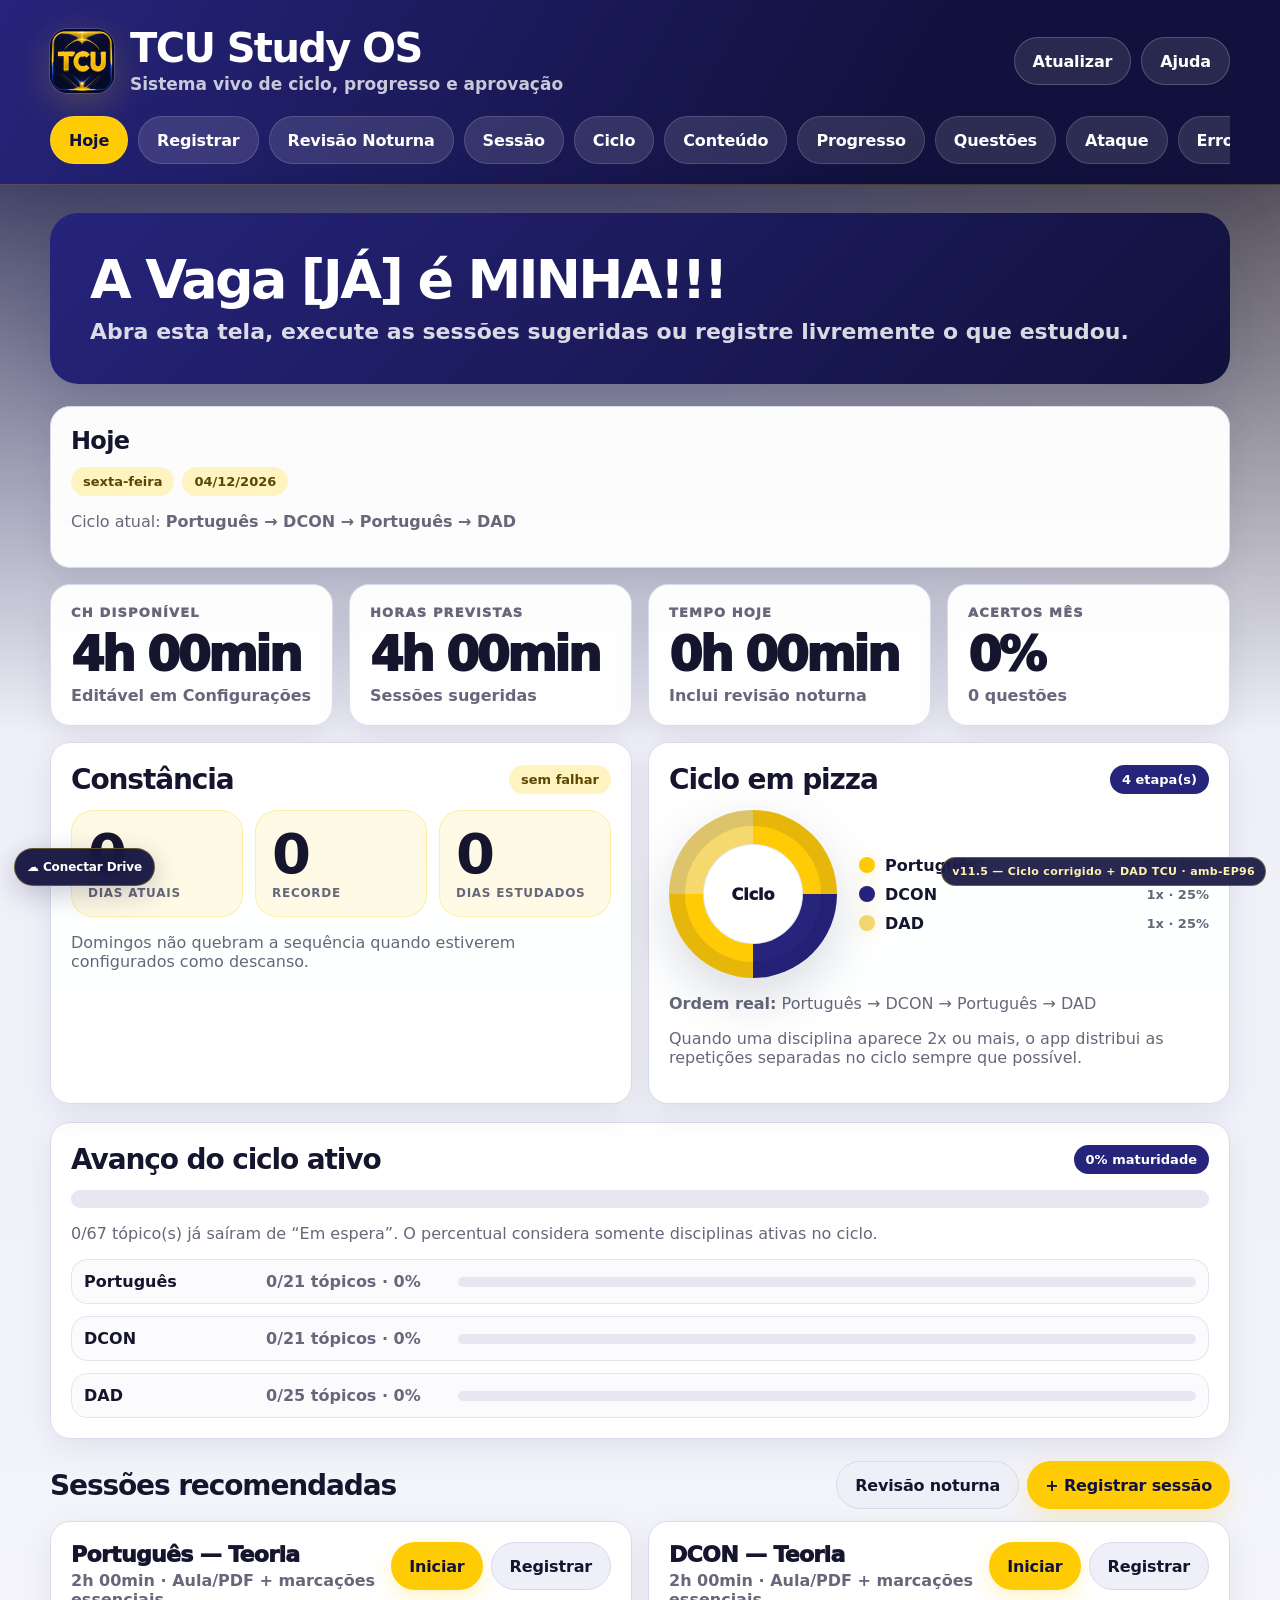
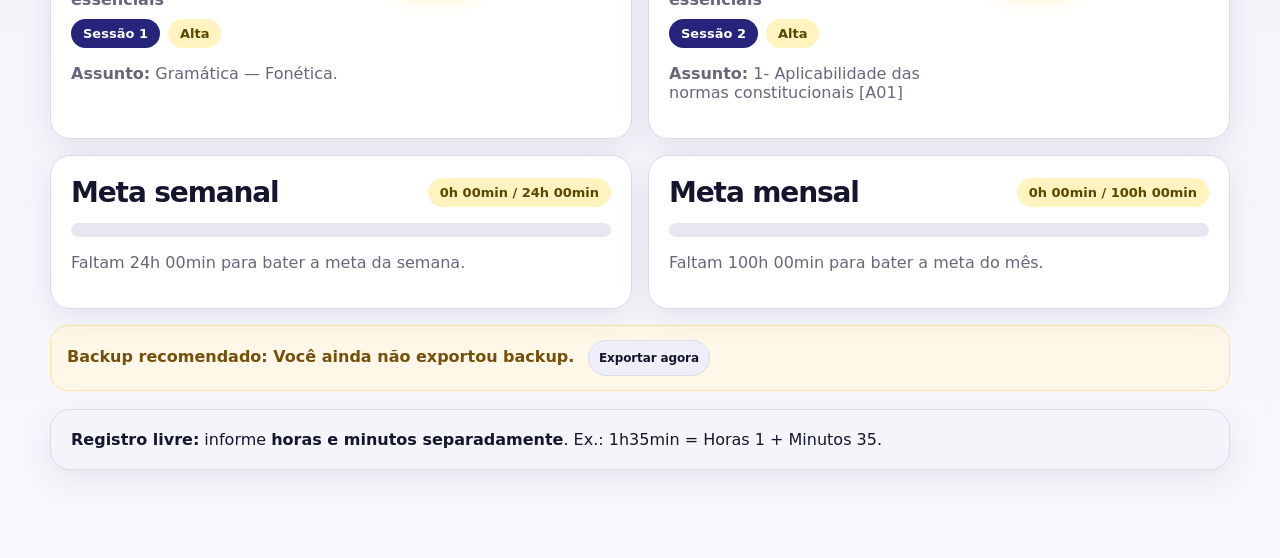
<file: index.html>
<!doctype html>
<html lang="pt-BR">
<head>
  <meta charset="utf-8" />
  <meta name="viewport" content="width=device-width, initial-scale=1, viewport-fit=cover" />
  <meta name="theme-color" content="#26247B" />
  <meta name="apple-mobile-web-app-capable" content="yes" />
  <meta name="apple-mobile-web-app-status-bar-style" content="black-translucent" />
  <meta name="apple-mobile-web-app-title" content="TCU Study OS" />
  <title>TCU Study OS</title>
  <link rel="manifest" href="manifest.webmanifest?v=20261103-original" />
  <link rel="icon" type="image/png" href="assets/icons/tcu-icone-original-exato.png?v=20261103-original" />
  <link rel="apple-touch-icon" href="assets/icons/tcu-icone-original-exato.png?v=20261103-original" />
  <link rel="stylesheet" href="styles.css?v=11.8" />
  <link rel="stylesheet" href="drive-sync.css?v=11.5" />
</head>
<body>
  <div id="app" class="app-shell" aria-live="polite"></div>
  <noscript>Este app precisa de JavaScript ativado para funcionar.</noscript>
  <!-- v11.5: a etiqueta [NÃO TCU] fica visível, mas não interfere na deduplicação do catálogo. -->
  <script src="non-tcu-normalize-v11-5.js?v=11.5" defer></script>
  <!-- v11.5: cria os cursos que faltarem, corrige o ciclo e marca extras de DAD antes de o app ler o estado local. -->
  <script src="study-plan-v11-5.js?v=11.9-ti-ramon-20261103" defer></script>
  <script src="app.js?v=11.8" defer></script>
  <script src="theme-tcu-blue-gold.js?v=11.5" defer></script>
  <!-- Mantém o hotfix do Client ID OAuth validado na v11.3.1. -->
  <script src="oauth-client-hotfix-v11.3.1.js" defer></script>
  <script src="drive-sync.js?v=11.5" defer></script>
</body>
</html>
</file>
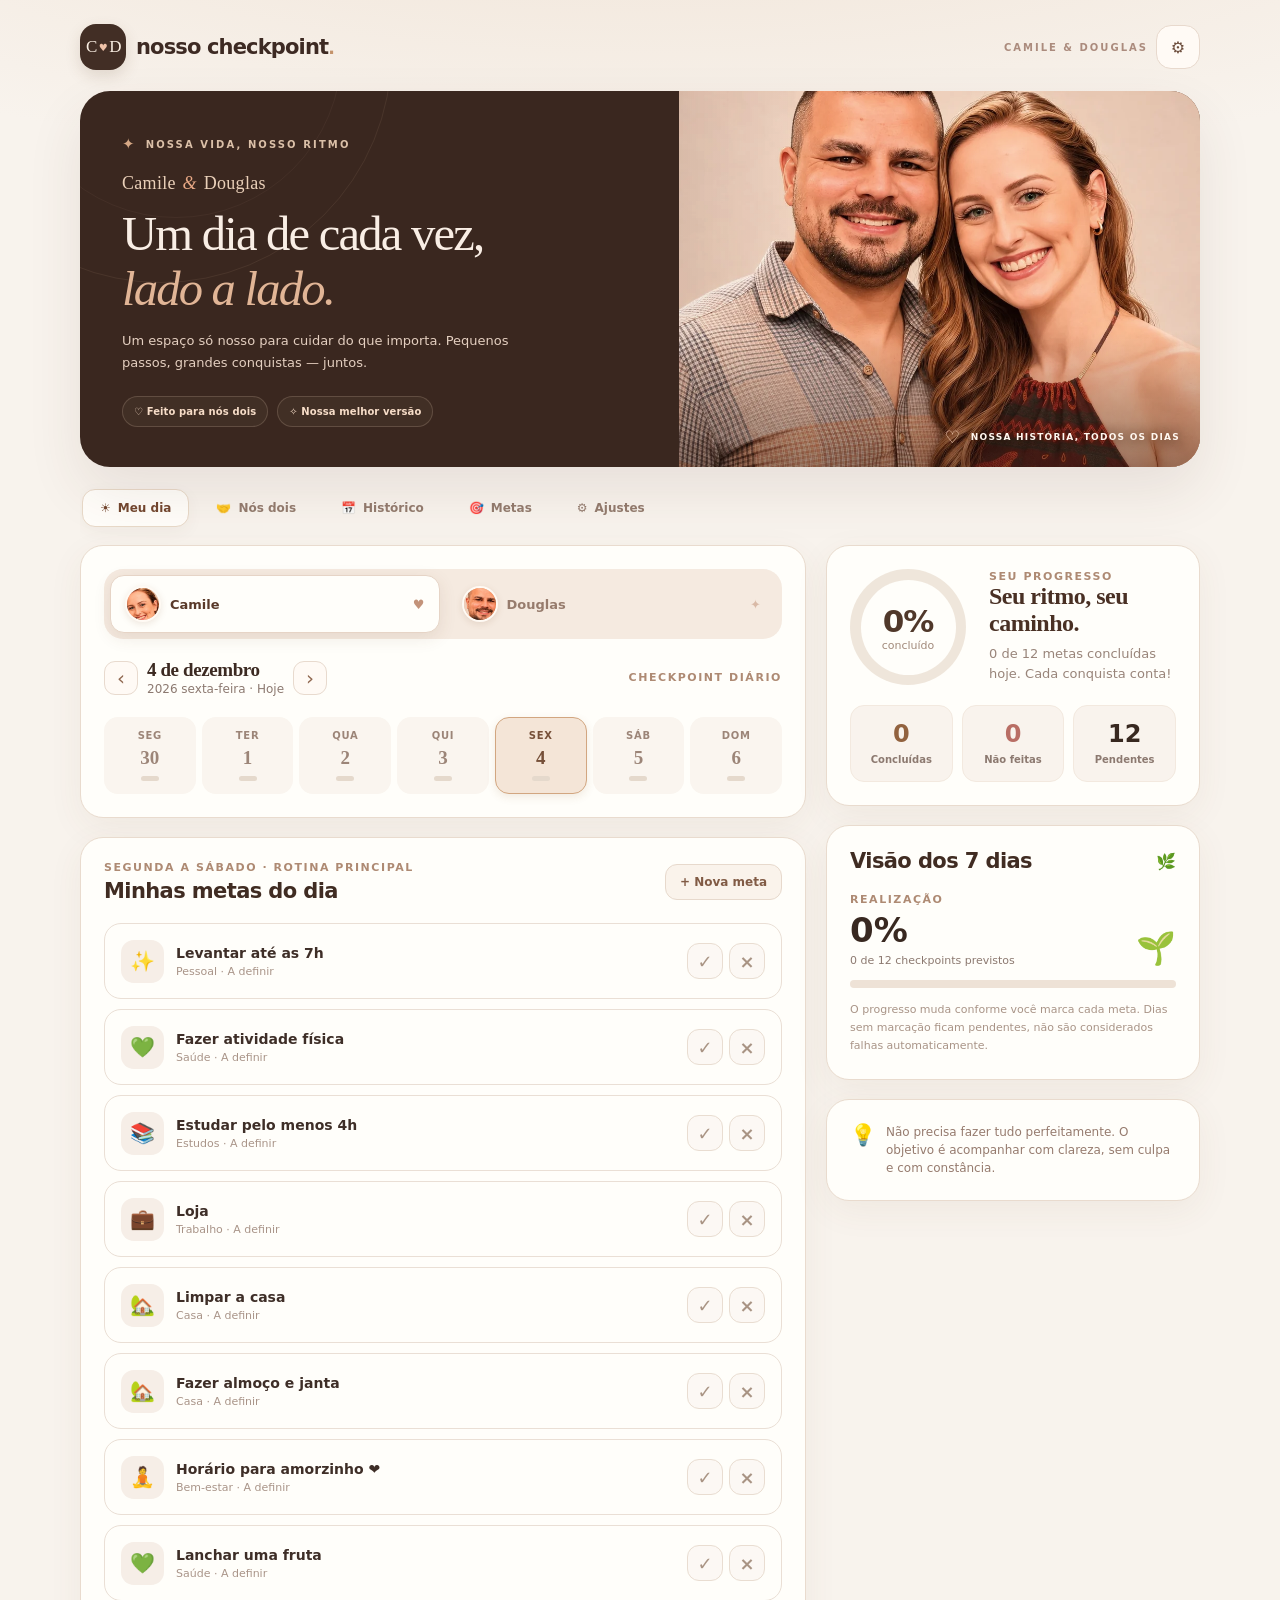
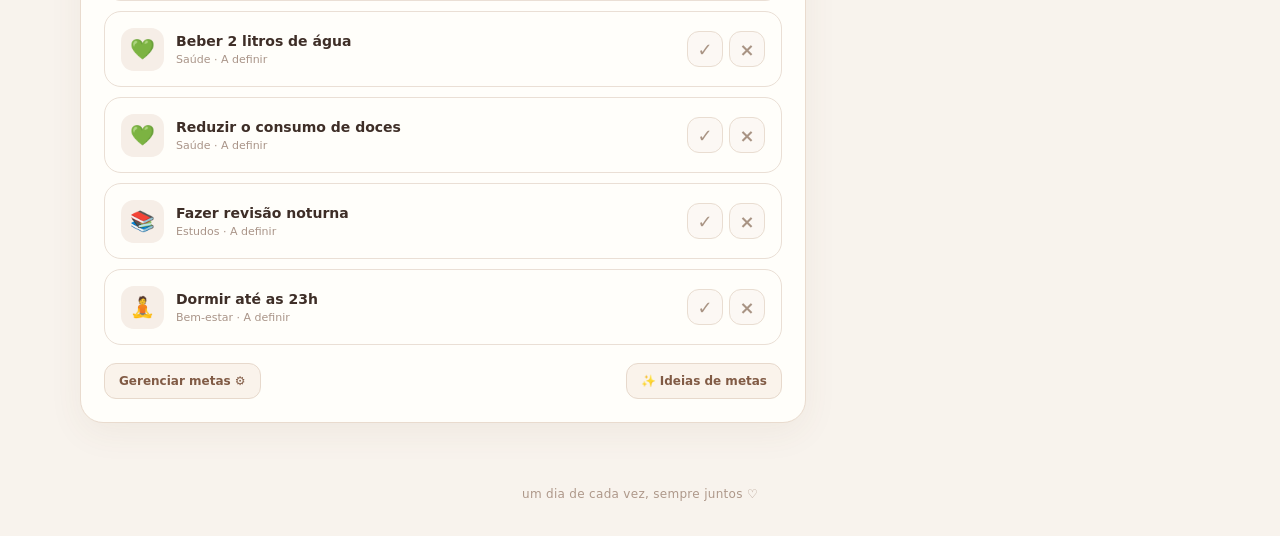
<file: checkpoint/index.html>
<!doctype html>
<html lang="pt-BR">
<head>
<meta charset="utf-8">
<meta name="viewport" content="width=device-width, initial-scale=1, viewport-fit=cover">
<meta name="theme-color" content="#38261f">
<meta name="description" content="O espaço de Camile e Douglas para cuidar da rotina, das metas e das conquistas de cada dia.">



<title>Camile & Douglas · Nosso Checkpoint</title>
<style>
:root{--bg:#f7f8f5;--paper:#fff;--ink:#1e2d27;--secondary:#78847e;--border:#e9ede7;--accent:#287459;--soft:#e8f3ed;--missed:#bd6e66;--missed-bg:#fbebe8;--shadow:0 14px 48px rgba(37,63,48,.045);--r:24px}
*{box-sizing:border-box}body{margin:0;background:var(--bg);font-family:'Avenir Next',Avenir,'Segoe UI',system-ui,sans-serif;color:var(--ink);-webkit-font-smoothing:antialiased}button,input,select,textarea{font:inherit}button{cursor:pointer}button:focus-visible,input:focus-visible,textarea:focus-visible,select:focus-visible{outline:3px solid #96c9ad;outline-offset:2px}button:disabled{opacity:.4;cursor:not-allowed} .hidden{display:none!important}
.shell{width:min(1130px,calc(100% - 44px));margin:0 auto}.topbar{padding:25px 0 22px;display:flex;align-items:center;justify-content:space-between;gap:12px}.brand{display:flex;align-items:center;gap:10px;text-decoration:none;color:var(--ink)}.brandmark{height:42px;width:42px;border-radius:15px;background:#245d49;color:white;display:grid;place-items:center;box-shadow:0 8px 18px #326f552b}.brandname{font-family:'Avenir Next',Avenir,'Segoe UI',system-ui,sans-serif;font-weight:800;font-size:24px;letter-spacing:-.9px}.brandname small{color:var(--accent)}.topright{display:flex;align-items:center;gap:8px}.iconbtn{border:1px solid var(--border);background:white;border-radius:13px;width:40px;height:40px;display:grid;place-items:center;color:#4a5b51}.top-caption{font-size:12px;color:var(--secondary)}
.hero{padding:30px 38px;background:#254d3e;color:white;border-radius:30px;position:relative;overflow:hidden;display:flex;justify-content:space-between;gap:18px;align-items:center}.hero:before{content:'';position:absolute;width:340px;height:340px;border:1px solid #ffffff15;border-radius:50%;right:-90px;top:-160px}.hero:after{content:'';position:absolute;width:240px;height:240px;border:1px solid #ffffff19;border-radius:50%;right:-38px;top:-110px}.hero .kicker{color:#b9d7c5;font-size:11px;text-transform:uppercase;letter-spacing:2px;font-weight:800}.hero h1{font-family:'Avenir Next',Avenir,'Segoe UI',system-ui,sans-serif;letter-spacing:-1.7px;font-size:34px;line-height:1.08;margin:10px 0 10px;font-weight:600}.hero p{margin:0;color:#c9ddcf;max-width:470px;font-size:14px;line-height:1.6}.hero-art{z-index:1;flex:0 0 auto;height:95px;width:95px;border:1px solid #ffffff2b;border-radius:28px;display:grid;place-items:center;font-size:45px;background:#ffffff0e;transform:rotate(8deg)}
.tabs{display:flex;gap:7px;overflow-x:auto;padding:22px 2px 18px;scrollbar-width:none}.tabs::-webkit-scrollbar{display:none}.tab{white-space:nowrap;border:1px solid transparent;color:#6f7d74;background:transparent;padding:11px 18px;border-radius:14px;font-weight:800;font-size:13px;display:flex;align-items:center;gap:7px}.tab.active{background:white;color:#245d49;border-color:#e4eae5;box-shadow:0 4px 13px #203f2a09}.tab svg{width:16px;height:16px}
.layout{display:grid;grid-template-columns:minmax(0,1.65fr) minmax(250px,.85fr);gap:20px;align-items:start;padding-bottom:60px}.stack{display:grid;gap:19px}.surface{background:var(--paper);border:1px solid var(--border);border-radius:var(--r);box-shadow:var(--shadow)}.section-pad{padding:24px}.sectionhead{display:flex;justify-content:space-between;align-items:center;gap:12px;margin-bottom:20px}.sectionhead h2,.sectionhead h3{font-family:'Avenir Next',Avenir,'Segoe UI',system-ui,sans-serif;letter-spacing:-.6px;margin:0;font-size:21px}.eyebrow{font-size:11px;font-weight:800;text-transform:uppercase;letter-spacing:1.5px;color:#7c9688}.muted{color:var(--secondary)}.small{font-size:13px}.micro{font-size:11px}.personswitch{display:flex;gap:8px;padding:5px;background:#f5f7f4;border-radius:19px;flex-wrap:wrap}.person{border:1px solid transparent;background:transparent;display:flex;align-items:center;gap:8px;padding:11px 15px;border-radius:14px;font-size:13px;font-weight:800;color:#738077;flex:1;justify-content:center;transition:.15s}.person.active{background:white;border-color:#e5ebe4;color:#203e2b;box-shadow:0 4px 14px #2b553014}.avatar{width:24px;height:24px;border-radius:9px;display:grid;place-items:center;font-size:12px;font-weight:800;background:#efe5f8;color:#7259a0}.avatar.douglas{background:#dff0e8;color:#34755c}
.datebar{display:flex;align-items:center;justify-content:space-between;gap:10px;margin-top:20px}.dateleft{display:flex;align-items:center;gap:9px}.navarrow{height:34px;width:34px;border-radius:11px;border:1px solid #e5ece6;background:white;display:grid;place-items:center;color:#47745b;font-size:20px}.datetxt{font-weight:800;font-family:'Avenir Next',Avenir,'Segoe UI',system-ui,sans-serif;font-size:19px;letter-spacing:-.4px}.datehint{font-size:12px;color:var(--secondary);margin-top:1px}.pillbtn{border:1px solid #dbe8de;border-radius:11px;background:#f1f8f3;color:#27724f;padding:8px 12px;font-size:12px;font-weight:800}
.week{display:grid;grid-template-columns:repeat(7,minmax(0,1fr));gap:6px;margin-top:21px}.weekday{background:#f8faf7;border:1px solid transparent;border-radius:15px;padding:12px 2px;text-align:center;color:#74827a;min-width:0}.weekday.active{border-color:#80b698;background:#edf7f0;color:#21563c}.weekday .dow{font-weight:800;font-size:10px;letter-spacing:.7px}.weekday .num{font-family:'Avenir Next',Avenir,'Segoe UI',system-ui,sans-serif;font-size:19px;font-weight:700;margin:6px auto 7px}.dot{height:5px;width:18px;border-radius:10px;background:#dce5de;margin:auto}.dot.good{background:#4f9b72}.dot.partial{background:linear-gradient(90deg,#4f9b72 50%,#dce5de 50%)}.dot.missed{background:#d18c82}
.progress-top{display:flex;gap:23px;align-items:center}.ring{--ratio:0;--pc:#4f9b72;height:116px;width:116px;border-radius:50%;flex:0 0 auto;display:grid;place-items:center;background:conic-gradient(var(--pc) calc(var(--ratio)*1%),#eef1ec 0)}.ring-core{background:white;height:95px;width:95px;border-radius:50%;display:flex;align-items:center;justify-content:center;flex-direction:column}.ring-core strong{font:700 31px 'Avenir Next',Avenir,system-ui,sans-serif;letter-spacing:-1px}.ring-core span{color:#87958c;font-size:11px}.progress-copy h2{font:700 24px 'Avenir Next',Avenir,system-ui,sans-serif;letter-spacing:-.7px;margin:0 0 7px}.progress-copy p{margin:0;color:var(--secondary);font-size:13px;line-height:1.55}.mini-stats{display:grid;grid-template-columns:repeat(3,1fr);gap:9px;margin-top:20px}.mini-stat{background:#f8faf7;border-radius:14px;padding:14px 8px;text-align:center}.mini-stat b{display:block;font:700 24px 'Avenir Next',Avenir,system-ui,sans-serif}.mini-stat span{color:var(--secondary);font-size:10px;font-weight:700}.mini-stat.done b{color:#337d56}.mini-stat.missed b{color:#b96961}
.group-label{display:flex;align-items:center;justify-content:space-between;gap:12px;padding:9px 2px 10px}.group-label span{font-size:11px;font-weight:800;letter-spacing:1.4px;text-transform:uppercase;color:#788a80}.group-label small{font-size:11px;color:#a0aaa4}.goals{display:grid;gap:10px}.goal{padding:15px 16px;border:1px solid #e8eee8;border-radius:18px;display:flex;align-items:center;gap:12px;background:white;transition:.2s}.goal.isdone{border-color:#daeede;background:#f8fcf9}.goal.ismissed{border-color:#f4e6e1;background:#fefaf9}.goalicon{height:43px;width:43px;border-radius:13px;background:#f2f5f0;display:grid;place-items:center;font-size:20px;flex-shrink:0}.goalcontent{min-width:0;flex:1}.goalname{font-weight:800;font-size:14px;overflow-wrap:anywhere}.goalcategory{font-size:11px;color:#88948c;margin-top:4px}.actions{display:flex;gap:6px;flex-shrink:0}.statusbtn{height:36px;min-width:36px;display:grid;place-items:center;border-radius:12px;border:1px solid #e8ebe6;background:#fafbf9;color:#819088;font-size:18px;font-weight:800}.statusbtn.yes.active{background:#e1f2e7;color:#32825c;border-color:#b6ddc4}.statusbtn.no.active{background:#f8e4e0;color:#bb645c;border-color:#edcbc4}.no-goals{padding:32px 16px;text-align:center;border:1px dashed #cadacf;border-radius:18px;color:#667d6d}.empty-emoji{font-size:37px;margin-bottom:10px}.no-goals strong{display:block;color:#345742;margin-bottom:7px}.no-goals p{font-size:13px;line-height:1.6;margin:5px 0 15px}.addbtn{border:0;background:#286f52;color:white;padding:12px 16px;border-radius:13px;font-size:13px;font-weight:800;display:inline-flex;align-items:center;gap:8px}.addbtn:hover{background:#215e44}.ghostbtn{border:1px solid #dceadf;color:#367252;background:#f6fbf7;padding:10px 14px;border-radius:12px;font-size:12px;font-weight:800}.actionsrow{display:flex;justify-content:space-between;gap:9px;flex-wrap:wrap;margin-top:18px}.morebtn{border:0;background:transparent;color:#8c9b91;padding:8px;flex:0 0 auto}
.footnote{font-size:11px;color:#95a29a;line-height:1.65}.info{font-size:12px;color:#688072;background:#f2f8f3;border:1px solid #e3efe5;border-radius:14px;padding:12px 14px;line-height:1.55}.tip{display:flex;gap:10px;align-items:flex-start}.tip .emoji{font-size:21px}.tip p{margin:0;font-size:12px;line-height:1.5;color:#65816b}
.history-grid{display:grid;grid-template-columns:repeat(7,minmax(0,1fr));gap:8px}.history-cell{border:1px solid #e8ede7;border-radius:14px;background:#fafbf9;padding:11px 2px;text-align:center;min-height:65px}.history-cell .smallnum{font:700 15px 'Avenir Next',Avenir,system-ui,sans-serif}.history-cell .histdot{height:9px;width:9px;border-radius:50%;margin:9px auto 0;background:#e6eae5}.histdot.full{background:#438b65}.histdot.some{background:#e8b36d}.histdot.none{background:#d78d83}.histdot.future{background:#e6eae5}.hist-label{font-size:10px;color:#89988e}.history-cell.current{border-color:#6da282}.person-comparison{display:grid;grid-template-columns:repeat(2,minmax(0,1fr));gap:13px}.comparecard{border:1px solid #e7ece6;border-radius:20px;padding:20px 16px;background:#fff}.comparecard h3{margin:10px 0;font-family:'Avenir Next',Avenir,'Segoe UI',system-ui,sans-serif;font-size:19px}.comparecard .bigpercent{font:700 41px 'Avenir Next',Avenir,system-ui,sans-serif;letter-spacing:-1.4px}.linear{height:8px;background:#eaf0eb;border-radius:30px;overflow:hidden;margin:13px 0}.linear span{height:100%;display:block;border-radius:30px;background:#579978}.page-title{font-family:'Avenir Next',Avenir,'Segoe UI',system-ui,sans-serif;font-size:25px;letter-spacing:-.8px;margin:2px 0 8px}.goal-manage{display:flex;gap:12px;align-items:center;border:1px solid #e9ede8;border-radius:15px;padding:15px 12px;margin-top:9px}.goal-manage .grow{flex:1;min-width:0}.goal-manage b{display:block;font-size:13px}.goal-manage small{display:block;color:#849189;font-size:11px;margin-top:4px}.tag{background:#f1f4ef;border-radius:8px;color:#6e8274;padding:5px 7px;font-size:10px;font-weight:800}.managebtn{border:1px solid #e0e9df;background:white;border-radius:10px;padding:8px;font-size:12px;color:#4b7760}.dangerbtn{border-color:#f0d7d2;color:#ad625b}.field{display:grid;gap:7px;margin-bottom:16px}.field label{font-size:12px;font-weight:800;color:#506256}.field input,.field select,.field textarea{background:white;border:1px solid #dee8df;border-radius:12px;padding:13px 12px;width:100%;color:#1e2d27;outline:none}.field input:focus,.field textarea:focus{border-color:#77b493}.days{display:grid;grid-template-columns:repeat(7,1fr);gap:5px}.daycheck{display:grid;place-items:center;gap:6px;font-size:11px;color:#7c8a80}.daycheck input{appearance:none;width:30px;height:30px;border-radius:10px;border:1px solid #d9e5d9;margin:0;background:white;cursor:pointer}.daycheck input:checked{background:#2d7a57;border-color:#2d7a57}.daycheck input:checked:after{content:'✓';color:white;display:grid;place-items:center;font-size:17px;line-height:28px}.rowbtns{display:flex;gap:8px;flex-wrap:wrap}.rowbtns .ghostbtn{padding:8px 10px}.modal-overlay{position:fixed;inset:0;z-index:20;background:#122b20ac;display:flex;justify-content:center;align-items:center;padding:18px}.modal{background:white;border-radius:26px;padding:26px;width:min(500px,100%);max-height:90vh;overflow-y:auto;box-shadow:0 24px 90px #142e2638}.modalheader{display:flex;align-items:center;justify-content:space-between;gap:8px;margin-bottom:21px}.modalheader h2{font:700 23px Outfit,sans-serif;letter-spacing:-.7px;margin:0}.close{background:#f3f5f2;border:none;width:35px;height:35px;border-radius:11px;font-size:20px;color:#66816c}.modalfooter{display:flex;gap:10px;margin-top:14px}.modalfooter button{flex:1;justify-content:center}.toast{position:fixed;z-index:30;bottom:25px;left:50%;transform:translateX(-50%) translateY(40px);background:#1f4735;color:white;padding:12px 20px;border-radius:14px;opacity:0;pointer-events:none;transition:opacity .25s,transform .25s;font-size:13px;font-weight:700;box-shadow:0 10px 30px #1c3d2f32;white-space:nowrap}.toast.show{opacity:1;transform:translateX(-50%) translateY(0)}.divider{border:0;border-top:1px solid #ebefe9;margin:24px 0}.setup-row{display:flex;align-items:center;justify-content:space-between;gap:10px;padding:16px 0;border-bottom:1px solid #eef1ed}.setup-row:last-child{border-bottom:0}.setup-row b{font-size:14px}.setup-row small{display:block;color:#8b978d;font-size:12px;line-height:1.5;margin-top:4px}.upload-input{display:none}.footer{text-align:center;padding:0 0 35px;color:#9da8a0;font-size:12px}.quote{font:500 16px 'Avenir Next',Avenir,system-ui,sans-serif;color:#669475;letter-spacing:-.3px}
@media(max-width:770px){.shell{width:min(100% - 26px,620px)}.topbar{padding:17px 0}.top-caption{display:none}.hero{padding:27px 23px;border-radius:25px}.hero h1{font-size:29px}.hero-art{width:64px;height:64px;font-size:35px;border-radius:19px}.tabs{padding:18px 0 16px}.tab{padding:11px 13px}.layout{grid-template-columns:1fr;gap:16px}.section-pad{padding:21px}.progress-top{gap:16px}.ring{width:105px;height:105px}.ring-core{height:85px;width:85px}.progress-copy h2{font-size:21px}.goal{padding:13px 11px}.goalicon{width:38px;height:38px}.actions{gap:4px}.statusbtn{width:34px;min-width:34px;height:34px}.datebar{flex-wrap:wrap}.person-comparison{gap:10px}.comparecard{padding:17px 12px}.comparecard .bigpercent{font-size:33px}}@media(max-width:380px){.hero-art{display:none}.dateleft{gap:4px}.week{gap:3px}.weekday{padding:12px 0}.goalcategory{font-size:10px}.goalicon{width:33px;height:36px;font-size:18px}.section-pad{padding:16px}.statusbtn{width:31px;min-width:31px}}
@media(prefers-reduced-motion:reduce){*{scroll-behavior:auto!important;transition:none!important}}

/* CHECKPOINT 3.0 · identidade Camile & Douglas */
:root{
 --bg:#f8f3ed; --paper:#fffefa; --ink:#382820; --secondary:#8c7970;
 --border:#eaded1; --accent:#895d40; --soft:#f1e5d9; --missed:#b56562;
 --missed-bg:#fff0eb; --shadow:0 12px 42px rgba(88,53,31,.045); --r:23px;
 --espresso:#38261f; --caramel:#c4936b; --sand:#ead8c7; --blush:#d6b0a1;
}
body{background:radial-gradient(ellipse 100% 420px at 50% -190px,#efe1d3 0%,transparent 88%),var(--bg);color:var(--ink)}
button:focus-visible,input:focus-visible,select:focus-visible,textarea:focus-visible{outline-color:#c79976}
.shell{width:min(1120px,calc(100% - 42px))}
.topbar{padding:24px 0 21px}
.brandmark{width:46px;height:46px;border-radius:16px;background:#422e25;box-shadow:0 6px 15px #62402b26;display:flex;align-items:center;justify-content:center;gap:1px;font-family:Georgia,serif;font-size:17px;letter-spacing:-1.5px;color:#f9eee2}
.brandmark i{font:normal 10px system-ui;color:#efc2a8;margin:0 2px}
.brandname{font-size:21px;letter-spacing:-.85px;color:#3d2a23;font-weight:650}
.brandname em{font-style:normal;font-weight:850}
.brandname small{color:#c4936b}
.top-caption{color:#ab8b7d;font-size:10px;font-weight:800;letter-spacing:2px}
.iconbtn{border-color:#e8d9cd;background:#fffaf5;color:#6c4c3b;width:44px;height:44px;border-radius:15px}
.hero{display:grid;grid-template-columns:minmax(0,1fr) minmax(0,.87fr);padding:0;min-height:340px;gap:0;border-radius:30px;background:#3a271f;color:#f9eee5;box-shadow:0 24px 55px #52382919;isolation:isolate;overflow:hidden;align-items:stretch}
.hero:before{height:460px;width:460px;border:1px solid #f7d7b314;left:-150px;top:-270px;right:auto;pointer-events:none}
.hero:after{height:330px;width:330px;border-color:#f7d7b30c;left:-70px;top:-205px;right:auto;pointer-events:none}
.hero-copy{padding:44px 42px 40px;z-index:2;display:flex;align-items:flex-start;justify-content:center;flex-direction:column;min-width:0}
.hero .kicker{font-size:10px;letter-spacing:2.1px;font-weight:800;color:#dbc0a8;display:flex;align-items:center;gap:9px}
.kicker-icon{font-size:15px;color:#d6a885}
.hero-couple{font-family:Georgia,'Times New Roman',serif;font-size:18px;letter-spacing:.3px;margin-top:20px;color:#ead0b9}
.hero-couple span{color:#e9a986;font-style:italic;padding:0 2px}
.hero h1{font-family:Georgia,'Times New Roman',serif;font-size:clamp(32px,3.8vw,49px);font-weight:400;line-height:1.13;letter-spacing:-1.8px;margin:13px 0 13px}
.hero h1 em{color:#e1b596;font-weight:400}
.hero p{max-width:410px;color:#e4cfc0;font-size:13px;line-height:1.7}
.hero-tags{display:flex;gap:9px;flex-wrap:wrap;margin-top:22px}
.hero-tags span{font-size:10px;letter-spacing:.1px;padding:9px 11px;border:1px solid #efd0b72f;border-radius:30px;color:#f7ddc8;background:#fae9d00a;font-weight:700}
.hero-photo{position:relative;min-width:0;min-height:310px;overflow:hidden;background:#b99179;z-index:2}
.hero-photo:before{content:'';inset:0;position:absolute;z-index:2;background:linear-gradient(90deg,#3a271f10 0%,transparent 23%),linear-gradient(0deg,#24140e71 0%,transparent 36%);pointer-events:none}
.hero-photo img{position:absolute;inset:0;width:100%;height:100%;object-fit:cover;object-position:50% 39%;filter:saturate(.91) sepia(.035)}
.hero-photo-label{position:absolute;bottom:20px;right:20px;z-index:3;color:#fff7ef;font-size:9px;font-weight:800;letter-spacing:1.25px;text-shadow:0 1px 12px #2f170a}
.hero-photo-label span{color:#ffd9c1;font-size:17px;vertical-align:middle;margin-right:5px}
.tabs{gap:9px;padding:22px 2px 18px}
.tab{font-size:12px;border-radius:13px;color:#937b6e;padding:11px 17px}
.tab.active{color:#73462f;background:#fffdf9;border:1px solid #e8d9c8;box-shadow:0 5px 17px #5638200c}
.surface{border:1px solid #e9dbce;background:var(--paper);box-shadow:0 10px 35px #694a2810}
.section-pad{padding:23px}
.sectionhead h2,.sectionhead h3{color:#402c22}
.eyebrow{color:#ae8a73;letter-spacing:1.55px}
.personswitch{background:#f5eae0;padding:6px;gap:7px;border-radius:19px}
.person{gap:9px;padding:10px 14px;color:#977c6d;border-radius:14px;font-size:13px}
.person.active{color:#593929;background:#fffefa;border:1px solid #e6d4c6;box-shadow:0 5px 17px #6841281b}
.avatar{width:36px;height:36px;background:#eddbcc;border:2px solid #fffaf4;border-radius:50%;flex:0 0 36px;overflow:hidden;box-shadow:0 2px 7px #7d482722}
.avatar.douglas{background:#e1c8ac;color:#765039}
.avatar img{height:100%;width:100%;display:block;object-fit:cover;object-position:center}
.person-heart{font-size:13px;color:#c3937a;margin-left:auto}
.person:not(.active) .person-heart{opacity:.55}
.navarrow{background:#fffaf5;border-color:#e8dace;color:#8f674f}
.datetxt{color:#3c2a22;font-family:Georgia,serif;font-weight:600}
.pillbtn{background:#f5e9de;border-color:#e9d6c4;color:#865737}
.weekday{background:#faf5ef;color:#9c8578;border-radius:14px}
.weekday.active{background:#f4e5d7;border-color:#d2a680;color:#765039;box-shadow:0 3px 9px #8c5e3120}
.weekday .num{font-family:Georgia,serif;font-weight:600}
.dot{background:#e5d9cc}.dot.good{background:#a8754e}.dot.partial{background:linear-gradient(90deg,#a8754e 50%,#e6d7c6 50%)}.dot.missed{background:#c8887c}
.ring{--pc:#aa7955;background:conic-gradient(var(--pc) calc(var(--ratio)*1%),#efe6db 0)}
.ring-core{background:#fffefa}
.ring-core strong{color:#50382a}
.ring-core span{color:#a28a7b}
.progress-copy h2{font-family:Georgia,serif;letter-spacing:-.5px;font-weight:600;color:#493024}
.progress-copy p{color:#99857a}
.mini-stat{background:#f9f3ed;border:1px solid #f3e9df}
.mini-stat.done b{color:#92623f}.mini-stat.missed b{color:#b96e65}
.group-label span{color:#a88d7c}
.group-label small{color:#bba79b}
.goal{border-color:#eadfd5;border-radius:17px;background:#fffefa;min-height:76px}
.goal.isdone{background:#faf6ef;border-color:#e6cdb6}
.goal.ismissed{background:#fff9f8;border-color:#f1ded8}
.goalicon{background:#f6eee7;color:#7a5543;border-radius:13px}
.goalname{color:#3e2e27;font-weight:760}
.goalcategory{color:#a99488}
.statusbtn{background:#fcf8f4;border-color:#e9ddd1;color:#a99484}
.statusbtn.yes.active{background:#eaddce;color:#83542f;border-color:#d5b594}
.statusbtn.no.active{background:#fae6e1;color:#b36861;border-color:#edc8c0}
.addbtn{background:#78503a;color:white;border-radius:13px;box-shadow:0 5px 16px #7b4c3022}
.addbtn:hover{background:#603a26}
.ghostbtn{color:#815b45;background:#faf3eb;border-color:#e7d9cc}
.ghostbtn:hover{background:#f3e6da}
.morebtn{color:#aa9184}
.no-goals{border-color:#dfc9b8;color:#897363}.no-goals strong{color:#694634}
.footnote{color:#a99487}
.info{color:#815f46;background:#f9efe5;border-color:#ebd5bf}
.tip p{color:#967b6e}
.history-cell{background:#fbf7f2;border-color:#e9ddd0}
.hist-label{color:#ad968a}.history-cell .histdot{background:#e8ded4}.histdot.full{background:#94623f}.histdot.some{background:#dfab73}.histdot.none{background:#c17c76}.histdot.future{background:#e5dad0}
.history-cell.current{border-color:#bb936e}
.comparecard{background:#fffefa;border-color:#e9dacc;box-shadow:0 12px 28px #76543d08}
.comparecard h3{color:#483124;font-family:Georgia,serif;font-weight:600;font-size:24px}
.linear{background:#eee2d6}.linear span{background:#ad805b}
.goal-manage{border-color:#e9ddd1;background:#fffcf8}
.goal-manage small{color:#ad9788}.tag{background:#f3e8dc;color:#8b6856}
.managebtn{color:#90674c;background:#fffaf3;border-color:#e6d7c9}
.field label{color:#654737}
.field input,.field select,.field textarea{background:#fffdfa;border-color:#e3d4c7;color:#493429}
.field input:focus,.field textarea:focus{border-color:#c39978}
.daycheck{color:#886d5a}.daycheck input{border-color:#e0cbbb}.daycheck input:checked{background:#916849;border-color:#916849}
.modal-overlay{background:#24160ebc}.modal{background:#fffaf5}.close{background:#f3e8dd;color:#8e6b59}
.toast{background:#4d3326;box-shadow:0 14px 34px #33201740}
.divider{border-color:#ecdfd3}.setup-row{border-color:#ede0d2}.setup-row small{color:#9f897a}
.quote{color:#a17654;font-family:Georgia,serif;font-style:italic}
.footer{color:#ae988a;letter-spacing:.3px;padding-top:4px}
@media (max-width:770px){
 .shell{width:min(100% - 24px,620px)}
 .topbar{padding:14px 2px 17px}
 .brandmark{width:41px;height:41px;border-radius:13px}
 .brandname{font-size:19px}
 .hero{display:flex;flex-direction:column-reverse;border-radius:25px;min-height:unset}
 .hero-photo{height:265px;min-height:265px;flex:0 0 265px}
 .hero-photo img{object-position:50% 37%}
 .hero-photo:before{background:linear-gradient(0deg,#21120d6b,transparent 44%)}
 .hero-copy{padding:24px 26px 27px}
 .hero .kicker{font-size:9px;letter-spacing:1.6px}
 .hero-couple{font-size:16px;margin-top:13px}
 .hero h1{font-size:34px;letter-spacing:-1px;margin:9px 0 9px}
 .hero p{font-size:12px;line-height:1.6}
 .hero-tags{margin-top:15px}
 .hero-tags span{font-size:9px;padding:8px 10px}
 .hero-photo-label{font-size:8px;bottom:15px;right:17px}
 .tabs{padding:17px 0 14px;gap:6px}
 .tab{padding:10px 13px}
 .layout{grid-template-columns:1fr;gap:16px}
 .section-pad{padding:21px}
 .progress-top{gap:16px}
 .ring{width:105px;height:105px}
 .ring-core{height:85px;width:85px}
 .progress-copy h2{font-size:21px}
 .goal{padding:13px 11px}
 .goalicon{width:38px;height:38px}
 .statusbtn{width:35px;min-width:35px;height:35px}
}
@media(max-width:385px){
 .hero-photo{height:228px;min-height:228px;flex-basis:228px}
 .hero-copy{padding:22px}
 .hero h1{font-size:31px}
 .brandname{font-size:17px}
 .week{gap:3px}
 .weekday{padding:10px 0}
 .section-pad{padding:16px}
 .goalicon{width:35px;height:35px}
 .statusbtn{width:33px;min-width:33px}
 .person{padding:9px}
 .hero-tags span{font-size:8px}
}

</style>

<link rel="manifest" href="./manifest.webmanifest">
<link rel="apple-touch-icon" sizes="180x180" href="./apple-touch-icon.png">
<link rel="icon" type="image/svg+xml" href="./icon.svg">
<meta name="apple-mobile-web-app-capable" content="yes">
<meta name="apple-mobile-web-app-status-bar-style" content="default">
<meta name="apple-mobile-web-app-title" content="Nosso Checkpoint">
<script>if('serviceWorker' in navigator){addEventListener('load',()=>navigator.serviceWorker.register('./sw.js',{scope:'./'}).catch(()=>{}))}</script>
</head>
<body>
<div class="shell">
  <header class="topbar">
   <div class="brand"><div class="brandmark" aria-hidden="true"><span>C</span><i>♥</i><span>D</span></div><div class="brandname">nosso <em>checkpoint</em><small>.</small></div></div>
   <div class="topright"><span class="top-caption">CAMILE & DOUGLAS</span><button class="iconbtn" id="topSettings" type="button" aria-label="Abrir ajustes" title="Ajustes">⚙️</button></div>
  </header>
  <section class="hero" aria-label="Camile e Douglas — nossa rotina a dois">
    <div class="hero-copy">
      <div class="kicker"><span class="kicker-icon">✦</span> NOSSA VIDA, NOSSO RITMO</div>
      <div class="hero-couple">Camile <span>&amp;</span> Douglas</div>
      <h1>Um dia de cada vez,<br><em>lado a lado.</em></h1>
      <p>Um espaço só nosso para cuidar do que importa. Pequenos passos, grandes conquistas — juntos.</p>
      <div class="hero-tags"><span>♡ Feito para nós dois</span><span>✧ Nossa melhor versão</span></div>
    </div>
    <div class="hero-photo"><img src="[data-uri]" alt="Fotografia de Camile e Douglas juntos e sorrindo" width="1000" height="1000"><span class="hero-photo-label"><span>♡</span> NOSSA HISTÓRIA, TODOS OS DIAS</span></div>
   </section>
  <nav class="tabs" aria-label="Seções do aplicativo">
   <button class="tab active" data-tab="hoje" type="button">☀️ <span>Meu dia</span></button>
   <button class="tab" data-tab="dupla" type="button">🤝 <span>Nós dois</span></button>
   <button class="tab" data-tab="historico" type="button">📅 <span>Histórico</span></button>
   <button class="tab" data-tab="metas" type="button">🎯 <span>Metas</span></button>
   <button class="tab" data-tab="ajustes" type="button">⚙️ <span>Ajustes</span></button>
  </nav>
  <div id="app" aria-live="polite"></div>
  <footer class="footer">um dia de cada vez, sempre juntos ♡</footer>
</div>
<div class="modal-overlay hidden" id="overlay" role="dialog" aria-modal="true" aria-labelledby="modalTitle"><div class="modal" id="modalContent"></div></div>
<div class="toast" id="toast" role="status"></div>
<script>
(()=>{'use strict';
const KEY='checkpoint-dupla-v1';
const cats=[['Pessoal','✨'],['Saúde','💚'],['Estudos','📚'],['Trabalho','💼'],['Casa','🏡'],['Bem-estar','🧘'],['Outro','🎯']];
const portraits={camile:'[data-uri]',douglas:'[data-uri]'};
const days=['Dom','Seg','Ter','Qua','Qui','Sex','Sáb'];
const fullDays=['domingo','segunda-feira','terça-feira','quarta-feira','quinta-feira','sexta-feira','sábado'];
const today=()=>{const d=new Date();return [d.getFullYear(),String(d.getMonth()+1).padStart(2,'0'),String(d.getDate()).padStart(2,'0')].join('-')};
const fromISO=s=>new Date(s+'T12:00:00');
const iso=d=>[d.getFullYear(),String(d.getMonth()+1).padStart(2,'0'),String(d.getDate()).padStart(2,'0')].join('-');
const shift=(s,n)=>{const d=fromISO(s);d.setDate(d.getDate()+n);return iso(d)};
const fmt=(s,opts)=>new Intl.DateTimeFormat('pt-BR',opts).format(fromISO(s));
const esc=s=>String(s??'').replace(/[&<>"']/g,c=>({'&':'&amp;','<':'&lt;','>':'&gt;','"':'&quot;',"'":'&#39;'}[c]));
const gid=()=>('g_'+Date.now().toString(36)+'_'+Math.random().toString(36).slice(2,9));
const EVERY=[0,1,2,3,4,5,6], MON_SAT=[1,2,3,4,5,6], SUNDAY=[0];
const routineTemplates={
 douglas:[
  ['levantar7','Levantar até as 7h','Pessoal',MON_SAT],
  ['levantar9','Levantar até as 9h','Pessoal',SUNDAY],
  ['atividade','Fazer atividade física','Saúde',EVERY],
  ['estudo530','Estudar pelo menos 5h30','Estudos',MON_SAT],
  ['estudo2','Estudar pelo menos 2h','Estudos',SUNDAY],
  ['trabalho','Trabalhar','Trabalho',MON_SAT],
  ['louca','Cuidar da louça','Casa',MON_SAT],
  ['amorzinho','Horário para amorzinho ❤️','Bem-estar',EVERY],
  ['fruta','Lanchar uma fruta','Saúde',EVERY],
  ['agua3','Beber 3 litros de água','Saúde',EVERY],
  ['doces','Reduzir o consumo de doces','Saúde',EVERY],
  ['revisao','Fazer revisão noturna','Estudos',EVERY],
  ['dormir23','Dormir até as 23h','Bem-estar',EVERY]
 ],
 camile:[
  ['levantar7','Levantar até as 7h','Pessoal',MON_SAT],
  ['levantar9','Levantar até as 9h','Pessoal',SUNDAY],
  ['atividade','Fazer atividade física','Saúde',EVERY],
  ['estudo4','Estudar pelo menos 4h','Estudos',MON_SAT],
  ['estudo2','Estudar pelo menos 2h','Estudos',SUNDAY],
  ['loja','Loja','Trabalho',MON_SAT],
  ['limpeza','Limpar a casa','Casa',MON_SAT],
  ['almocojanta','Fazer almoço e janta','Casa',MON_SAT],
  ['amorzinho','Horário para amorzinho ❤️','Bem-estar',EVERY],
  ['fruta','Lanchar uma fruta','Saúde',EVERY],
  ['agua2','Beber 2 litros de água','Saúde',EVERY],
  ['doces','Reduzir o consumo de doces','Saúde',EVERY],
  ['revisao','Fazer revisão noturna','Estudos',EVERY],
  ['dormir23','Dormir até as 23h','Bem-estar',EVERY]
 ]
};
function starterGoals(start){return Object.entries(routineTemplates).flatMap(([p,defs])=>defs.map(([key,title,category,days])=>({id:'rotina_'+p+'_'+key,person:p,title,category,days:[...days],createdAt:start})));}
const fresh=()=>({version:1,routineVersion:2,people:[{id:'camile',name:'Camile'},{id:'douglas',name:'Douglas'}],goals:starterGoals(today()),records:{},notes:{}});
let state=fresh();let tab='hoje';let person='camile';let selected=today();let hasStorage=true;let toastTimeout;
try{let raw=localStorage.getItem(KEY);if(raw){let parsed=JSON.parse(raw);if(parsed&&parsed.version===1&&Array.isArray(parsed.goals)&&parsed.records&&Array.isArray(parsed.people))state={...fresh(),...parsed,routineVersion:parsed.routineVersion||0};}}catch(e){hasStorage=false;}
function save(){try{localStorage.setItem(KEY,JSON.stringify(state))}catch(e){hasStorage=false;} }
// Acrescenta metas da versão 2 sem apagar metas próprias, check-ins ou backups anteriores.
function ensureRoutine(){
 if(state.routineVersion===2)return;
 if(!Array.isArray(state.goals))state.goals=[];
 for(const g of starterGoals(today())){
  const existing=state.goals.some(x=>x.id===g.id||(x.person===g.person&&x.title===g.title&&Array.isArray(x.days)&&x.days.length===g.days.length&&x.days.every(d=>g.days.includes(d))));
  if(!existing)state.goals.push(g);
 }
 state.routineVersion=2;save();
}
ensureRoutine();
function name(p){return state.people.find(x=>x.id===p)?.name||p}
function personButton(p){return `<button type="button" class="person ${person===p?'active':''}" data-person="${p}"><span class="avatar ${p}"><img src="${portraits[p]}" alt="" width="80" height="80"></span><span>${esc(name(p))}</span><span class="person-heart">${p==='camile'?'♥':'✦'}</span></button>`}
function switcher(){return `<div class="personswitch" role="group" aria-label="Selecionar pessoa">${personButton('camile')}${personButton('douglas')}</div>`}
function scheduled(g,d){return !(!g||!Array.isArray(g.days)||!g.days.includes(fromISO(d).getDay())||d<g.createdAt||(g.archivedAt&&d>=g.archivedAt))}
function goals(p,d){return state.goals.filter(g=>g.person===p&&scheduled(g,d))}
function status(p,d,id){return state.records[p+'|'+d+'|'+id]||null}
function stats(p,d){let list=goals(p,d),done=0,missed=0;list.forEach(g=>{let s=status(p,d,g.id);if(s==='done')done++;if(s==='missed')missed++});return{total:list.length,done,missed,pending:list.length-done-missed,pct:list.length?Math.round(done/list.length*100):0}}
function averages(p,period){let total=0,done=0,missed=0,daysActive=0;for(let i=0;i<period;i++){let d=shift(today(),-i),s=stats(p,d);total+=s.total;done+=s.done;missed+=s.missed;if(s.total)daysActive++}return{total,done,missed,daysActive,pct:total?Math.round(done/total*100):0}}
function weekDates(d){let start=shift(d,-((fromISO(d).getDay()+6)%7));return Array.from({length:7},(_,i)=>shift(start,i))}
function dayStatus(p,d){let s=stats(p,d);return !s.total?'':s.done===s.total?'good':s.missed===s.total?'missed':s.done>0?'partial':s.missed>0?'missed':''}
function weekWidget(p){return `<div class="week">${weekDates(selected).map(d=>{let current=d===selected,dt=fromISO(d);return `<button class="weekday ${current?'active':''}" data-date="${d}" type="button" aria-label="${fmt(d,{dateStyle:'full'})}"><div class="dow">${['DOM','SEG','TER','QUA','QUI','SEX','SÁB'][dt.getDay()]}</div><div class="num">${dt.getDate()}</div><div class="dot ${dayStatus(p,d)}"></div></button>`}).join('')}</div>`}
function dateWidget(){return `<div class="datebar"><div class="dateleft"><button class="navarrow" data-shift="-1" type="button" aria-label="Dia anterior">‹</button><div><div class="datetxt">${fmt(selected,{day:'numeric',month:'long'})}</div><div class="datehint">${fmt(selected,{weekday:'long',year:'numeric'})}${selected===today()?' · Hoje':''}</div></div><button class="navarrow" data-shift="1" type="button" aria-label="Próximo dia">›</button></div>${selected!==today()?`<button class="pillbtn" type="button" data-today="true">Ir para hoje</button>`:'<span class="eyebrow">Checkpoint diário</span>'}</div>`}
function ring(s){return `<div class="ring" style="--ratio:${s.pct}" role="img" aria-label="${s.pct}% concluído"><div class="ring-core"><strong>${s.pct}%</strong><span>concluído</span></div></div>`}
function summary(p,d){let s=stats(p,d);return `<section class="surface section-pad"><div class="progress-top">${ring(s)}<div class="progress-copy"><div class="eyebrow">SEU PROGRESSO</div><h2>${s.total? (s.done===s.total?'Dia completo! 🎉':s.done?'Você está indo bem!':'Seu ritmo, seu caminho.'): 'Tudo começa aqui ✨'}</h2><p>${s.total?`${s.done} de ${s.total} metas concluídas ${d===today()?'hoje':'neste dia'}. Cada conquista conta!`:'Adicione sua primeira meta para começar a registrar suas conquistas.'}</p></div></div><div class="mini-stats"><div class="mini-stat done"><b>${s.done}</b><span>Concluídas</span></div><div class="mini-stat missed"><b>${s.missed}</b><span>Não feitas</span></div><div class="mini-stat"><b>${s.pending}</b><span>Pendentes</span></div></div></section>`}
function goalCard(g,d){let st=status(g.person,d,g.id),ci=cats.find(c=>c[0]===g.category)||cats[0],future=d>today();return `<div class="goal ${st==='done'?'isdone':st==='missed'?'ismissed':''}"><div class="goalicon">${ci[1]}</div><div class="goalcontent"><div class="goalname">${esc(g.title)}</div><div class="goalcategory">${esc(g.category)} ${st==='done'?' · Concluída':st==='missed'?' · Não concluída':' · A definir'}</div></div><div class="actions" role="group" aria-label="Marcar ${esc(g.title)}"><button type="button" class="statusbtn yes ${st==='done'?'active':''}" data-mark="done" data-goal="${g.id}" ${future?'disabled title="Não é possível marcar dias futuros"':''} aria-label="${st==='done'?'Desfazer':'Marcar como concluída'}" title="Concluída">✓</button><button type="button" class="statusbtn no ${st==='missed'?'active':''}" data-mark="missed" data-goal="${g.id}" ${future?'disabled title="Não é possível marcar dias futuros"':''} aria-label="${st==='missed'?'Desfazer':'Marcar como não concluída'}" title="Não concluída">×</button></div></div>`}
function goalsWidget(){let list=goals(person,selected),done=list.filter(g=>status(person,selected,g.id)==='done'),other=list.filter(g=>status(person,selected,g.id)!=='done');return `<section class="surface section-pad"><div class="sectionhead"><div><div class="eyebrow" style="margin-bottom:5px">${fromISO(selected).getDay()===0?'DOMINGO · ROTINA LEVE':'SEGUNDA A SÁBADO · ROTINA PRINCIPAL'}</div><h2>Minhas metas do dia</h2></div><button type="button" class="ghostbtn" data-add="true">+ Nova meta</button></div>${selected>today()?'<p class="info">Você pode visualizar datas futuras, mas os checkpoints são liberados no próprio dia.</p>':''}${!list.length?`<div class="no-goals"><div class="empty-emoji">🪴</div><strong>Nenhuma meta neste dia</strong><p>Crie suas metas ou escolha ideias prontas e comece com o que importa para você.</p><button type="button" class="addbtn" data-add="true">+ Criar minha primeira meta</button></div>`:`<div class="goals">${other.map(g=>goalCard(g,selected)).join('')}${done.length?`<div class="group-label"><span>Concluídas</span><small>${done.length} de ${list.length}</small></div>${done.map(g=>goalCard(g,selected)).join('')}`:''}</div>`}<div class="actionsrow"><button type="button" class="ghostbtn" data-tab="metas">Gerenciar metas ⚙</button><button type="button" class="ghostbtn" data-ideas="true">✨ Ideias de metas</button></div></section>`}
function todayPage(){return `<div class="layout"><div class="stack"><section class="surface section-pad">${switcher()}${dateWidget()}${weekWidget(person)}</section>${goalsWidget()}</div><aside class="stack">${summary(person,selected)}<section class="surface section-pad"><div class="sectionhead"><h3>Visão dos 7 dias</h3><span>🌿</span></div>${smallWeek(person)}<p class="footnote" style="margin-bottom:0">O progresso muda conforme você marca cada meta. Dias sem marcação ficam pendentes, não são considerados falhas automaticamente.</p></section><section class="surface section-pad"><div class="tip"><span class="emoji">💡</span><p>Não precisa fazer tudo perfeitamente. O objetivo é acompanhar com clareza, sem culpa e com constância.</p></div></section></aside></div>`}
function smallWeek(p){let a=averages(p,7);return `<div style="display:flex;justify-content:space-between;align-items:flex-end;gap:8px"><div><div class="eyebrow">REALIZAÇÃO</div><div style="font:700 34px 'Avenir Next',Avenir,system-ui,sans-serif;margin:4px 0">${a.pct}%</div><div class="muted micro">${a.done} de ${a.total} checkpoints previstos</div></div><div style="font-size:32px">${a.pct>75?'🏆':a.pct>30?'🌻':'🌱'}</div></div><div class="linear"><span style="width:${a.pct}%"></span></div>`}
function bothPage(){let d=selected;return `<div class="stack"><section class="surface section-pad"><div class="sectionhead"><div><div class="eyebrow" style="margin-bottom:6px">EVOLUÇÃO A DOIS</div><h2>O progresso de vocês</h2></div></div>${dateWidget()}${weekWidget(person)}</section><div class="person-comparison">${state.people.map(p=>{let s=stats(p.id,d);return `<div class="comparecard"><span class="avatar ${p.id}" style="width:42px;height:42px"><img src="${portraits[p.id]}" alt="" width="80" height="80"></span><h3>${esc(p.name)}</h3><div class="bigpercent">${s.pct}%</div><div class="muted small">${s.done} de ${s.total} metas</div><div class="linear"><span style="width:${s.pct}%;background:${p.id==='camile'?'#ad785b':'#9b704d'}"></span></div><button class="ghostbtn" type="button" data-person="${p.id}" data-go-person="true">Ver metas</button></div>`}).join('')}</div><section class="surface section-pad"><div class="sectionhead"><h3>Checkpoints do dia</h3><span>✨</span></div>${state.people.map(p=>{let list=goals(p.id,d);return `<div style="margin-bottom:23px"><div class="group-label"><span>${esc(p.name)}</span><small>${stats(p.id,d).done} concluídas</small></div>${!list.length?'<div class="muted small">Nenhuma meta definida.</div>':list.map(g=>{let st=status(p.id,d,g.id);return `<div style="display:flex;align-items:center;gap:8px;padding:8px 0"><span style="color:${st==='done'?'#906542':st==='missed'?'#b86760':'#d8cbc0'};font-size:18px">${st==='done'?'●':st==='missed'?'×':'○'}</span><span class="small">${esc(g.title)}</span></div>`}).join('')}</div>`}).join('')}</section></div>`}
function historyPage(){return `<div class="layout"><div class="stack"><section class="surface section-pad"><div class="sectionhead"><div><div class="eyebrow" style="margin-bottom:6px">CONSISTÊNCIA</div><h2>Seu histórico</h2></div></div>${switcher()}<p class="muted small" style="margin-top:19px">Últimos 28 dias. Toque em um dia para abrir seus checkpoints.</p><div class="history-grid">${Array.from({length:28},(_,i)=>shift(today(),i-27)).map(d=>{let s=stats(person,d),v=s.total?(s.done===s.total?'full':s.done?'some':s.missed?'none':'future'):'future';return `<button type="button" class="history-cell ${selected===d?'current':''}" data-open-day="${d}" aria-label="Abrir ${fmt(d,{dateStyle:'long'})}"><div class="hist-label">${days[fromISO(d).getDay()]}</div><div class="smallnum">${fromISO(d).getDate()}</div><div class="histdot ${v}"></div></button>`}).join('')}</div><p class="footnote" style="margin:15px 0 0">🟤 Todas feitas &nbsp; 🟡 Parte concluída &nbsp; 🔴 Não feita &nbsp; ⚪ Sem registro</p></section></div><aside class="stack"><section class="surface section-pad"><h3 class="page-title">Últimos 30 dias</h3>${(()=>{let s=averages(person,30);return `<div class="bigpercent" style="font:700 42px 'Avenir Next',Avenir,system-ui,sans-serif;margin:12px 0">${s.pct}%</div><div class="linear"><span style="width:${s.pct}%"></span></div><p class="muted small">${s.done} concluídas · ${s.missed} não concluídas · ${s.total-s.done-s.missed} sem registro</p>`})()}</section><section class="surface section-pad"><p class="quote">“A constância é feita de recomeços.”</p><div class="footnote">Você pode corrigir o registro de qualquer dia anterior pelo calendário.</div></section></aside></div>`}
function daysText(g){if(g.days.length===7)return 'Todos os dias';if(g.days.join(',')==='1,2,3,4,5')return 'Segunda a sexta';if(g.days.join(',')==='0,6')return 'Fins de semana';return g.days.map(d=>days[d]).join(', ')}
function managePage(){let active=state.goals.filter(g=>g.person===person&&!g.archivedAt),arch=state.goals.filter(g=>g.person===person&&g.archivedAt);return `<div class="layout"><div class="stack"><section class="surface section-pad"><div class="sectionhead"><div><div class="eyebrow" style="margin-bottom:6px">PERSONALIZAÇÃO</div><h2>Minhas metas</h2></div><button type="button" class="addbtn" data-add="true">+ Nova meta</button></div>${switcher()}<p class="muted small">Defina suas metas e em quais dias elas devem aparecer. Cada pessoa tem sua própria lista.</p>${active.length?active.map(g=>`<div class="goal-manage"><span style="font-size:23px">${(cats.find(c=>c[0]===g.category)||cats[0])[1]}</span><div class="grow"><b>${esc(g.title)}</b><small>${esc(daysText(g))} · ${esc(g.category)}</small></div><button class="managebtn" type="button" data-edit="${g.id}" title="Editar">✎</button><button class="managebtn dangerbtn" type="button" data-archive="${g.id}" title="Arquivar">✕</button></div>`).join(''):`<div class="no-goals" style="margin-top:18px"><div class="empty-emoji">📋</div><strong>Sua lista ainda está vazia</strong><p>Monte uma rotina com metas que fazem sentido para você.</p><button type="button" data-ideas="true" class="ghostbtn">Ver ideias de metas</button></div>`}${arch.length?`<details style="margin-top:22px"><summary class="muted small" style="cursor:pointer">Metas arquivadas (${arch.length})</summary>${arch.map(g=>`<div class="goal-manage"><div class="grow"><b>${esc(g.title)}</b><small>Arquivada em ${fmt(g.archivedAt,{dateStyle:'short'})}</small></div><button class="managebtn" data-restore="${g.id}" type="button">Restaurar</button></div>`).join('')}</details>`:''}</section></div><aside class="stack"><section class="surface section-pad"><div class="tip"><span class="emoji">📝</span><p>Uma meta nova começa a contar hoje. Arquivar uma meta impede que ela apareça nos próximos dias, preservando seu histórico anterior.</p></div></section><section class="surface section-pad"><h3 class="page-title" style="font-size:18px">Precisa de inspiração?</h3><p class="muted small">Sugestões de saúde, estudos, trabalho e cuidados pessoais para adaptar à rotina.</p><button type="button" class="ghostbtn" data-ideas="true">Ver sugestões ✨</button></section></aside></div>`}
function settingsPage(){return `<div class="layout"><div class="stack"><section class="surface section-pad"><div class="eyebrow">PREFERÊNCIAS</div><h2 class="page-title">Ajustes</h2><p class="muted small">Um aplicativo simples, para os dois, com dados guardados neste aparelho.</p>${state.people.map(p=>`<div class="setup-row"><div><b>Nome: ${esc(p.name)}</b><small>Perfil ${p.id==='camile'?'1':'2'}</small></div><button class="ghostbtn" type="button" data-rename="${p.id}">Editar</button></div>`).join('')}<div class="setup-row"><div><b>Fazer backup</b><small>Baixe um arquivo com metas e check-ins.</small></div><button class="ghostbtn" type="button" data-export="true">Exportar</button></div><div class="setup-row"><div><b>Restaurar backup</b><small>Importe seus dados em outro dispositivo.</small></div><button class="ghostbtn" type="button" data-import="true">Importar</button><input class="upload-input" id="backupInput" type="file" accept="application/json,.json"></div><div class="setup-row"><div><b>Limpar os dados</b><small>Apaga os registros e metas personalizadas, restaurando a rotina padrão.</small></div><button class="ghostbtn" type="button" data-clear="true">Limpar</button></div></section></div><aside class="stack"><section class="surface section-pad"><h3 class="page-title" style="font-size:20px">Privacidade primeiro 🔒</h3><p class="muted small" style="line-height:1.7">Nenhum cadastro é necessário. As informações ficam armazenadas localmente neste navegador. Isso significa que o histórico não sincroniza automaticamente entre celulares ou navegadores diferentes.</p><p class="muted small" style="line-height:1.7">Para transferir dados, use Exportar e Importar. Mantenha cópias do backup em lugar seguro.</p>${!hasStorage?'<div class="info">Seu navegador pode estar impedindo o armazenamento local. Exporte um backup antes de fechar.</div>':''}</section></aside></div>`}
function render(){document.querySelectorAll('.tab').forEach(x=>x.classList.toggle('active',x.dataset.tab===tab));document.getElementById('app').innerHTML=({hoje:todayPage,dupla:bothPage,historico:historyPage,metas:managePage,ajustes:settingsPage}[tab]||todayPage)();}
function snack(msg){let t=document.getElementById('toast');t.textContent=msg;t.classList.add('show');clearTimeout(toastTimeout);toastTimeout=setTimeout(()=>t.classList.remove('show'),2400)}
function closeModal(){document.getElementById('overlay').classList.add('hidden');document.getElementById('modalContent').innerHTML=''}
function openModal(html){let o=document.getElementById('overlay');o.classList.remove('hidden');document.getElementById('modalContent').innerHTML=html;document.querySelector('.modal input:not([type=checkbox]),.modal button')?.focus()}
function goalModal(id){let g=state.goals.find(x=>x.id===id),d=g?.days||[0,1,2,3,4,5,6],title=g?'Editar meta':'Nova meta';openModal(`<form id="goalForm" data-edit-id="${g?.id||''}"><div class="modalheader"><h2 id="modalTitle">${title} 🎯</h2><button type="button" data-close="true" class="close" aria-label="Fechar">×</button></div><div class="field"><label for="goalTitle">Qual é a meta?</label><input id="goalTitle" name="title" placeholder="Ex.: Ler por 20 minutos" maxlength="100" required value="${esc(g?.title||'')}"></div><div class="field"><label for="category">Categoria</label><select name="category" id="category">${cats.map(c=>`<option value="${c[0]}" ${g?.category===c[0]?'selected':''}>${c[1]} ${c[0]}</option>`).join('')}</select></div><div class="field"><label>Em quais dias?</label><div class="rowbtns"><button type="button" class="ghostbtn" data-days="every">Todos</button><button type="button" class="ghostbtn" data-days="weekdays">Seg–Sex</button><button type="button" class="ghostbtn" data-days="weekend">Sáb–Dom</button></div><div class="days" style="margin-top:12px">${[1,2,3,4,5,6,0].map(i=>`<label class="daycheck"><input type="checkbox" name="days" value="${i}" ${d.includes(i)?'checked':''}/><span>${days[i]}</span></label>`).join('')}</div></div><div class="modalfooter"><button type="button" class="ghostbtn" data-close="true">Cancelar</button><button type="submit" class="addbtn">${g?'Salvar alterações':'Adicionar meta'} ✓</button></div></form>`)}
function ideasModal(){openModal(`<div class="modalheader"><h2 id="modalTitle">Ideias para sua rotina ✨</h2><button type="button" data-close="true" class="close">×</button></div><p class="muted small">Toque em uma sugestão para adicioná-la às metas de ${esc(name(person))}. Você poderá editar depois.</p>${[['Beber água ao longo do dia','Saúde'],['Fazer 20 minutos de movimento','Saúde'],['Estudar com foco','Estudos'],['Organizar uma tarefa da casa','Casa'],['Fazer uma pausa sem celular','Bem-estar'],['Ler por 15 minutos','Pessoal']].map(([t,c])=>`<button style="width:100%;text-align:left;margin:5px 0;display:flex;justify-content:space-between" type="button" class="ghostbtn" data-idea="${esc(t)}" data-cat="${c}">${(cats.find(x=>x[0]===c)||cats[0])[1]} ${esc(t)} <b>+</b></button>`).join('')}</div>`)}
function recordMark(id,mark){if(selected>today())return;let g=state.goals.find(x=>x.id===id);if(!g||g.person!==person||!scheduled(g,selected))return;let key=person+'|'+selected+'|'+id;if(state.records[key]===mark)delete state.records[key];else state.records[key]=mark;save();render()}
function archiveGoal(id){let g=state.goals.find(x=>x.id===id&&x.person===person);if(!g)return;if(!confirm('Arquivar esta meta? Ela deixará de aparecer a partir de hoje, mas o histórico anterior será preservado.'))return;g.archivedAt=today();save();render();snack('Meta arquivada')}
function restoreGoal(id){let g=state.goals.find(x=>x.id===id&&x.person===person);if(g){delete g.archivedAt;g.createdAt=today();save();render();snack('Meta restaurada')}}
function downloadBackup(){const data=JSON.stringify({...state,exportedAt:new Date().toISOString()},null,2);let blob=new Blob([data],{type:'application/json'}),url=URL.createObjectURL(blob),a=document.createElement('a');a.href=url;a.download='checkpoint-backup-'+today()+'.json';document.body.appendChild(a);a.click();a.remove();setTimeout(()=>URL.revokeObjectURL(url),1000);snack('Backup gerado!')}
async function importBackup(file){if(!file)return;try{let txt=await file.text(),data=JSON.parse(txt);if(data.version!==1||!Array.isArray(data.people)||!Array.isArray(data.goals)||!data.records||typeof data.records!=='object')throw Error('formato');if(!data.people.some(p=>p.id==='camile')||!data.people.some(p=>p.id==='douglas'))throw Error('perfil');if(!confirm('Importar o backup vai substituir os dados atuais deste aparelho. Deseja continuar?'))return;state={...fresh(),...data};state.goals=state.goals.filter(g=>g&&typeof g.id==='string'&&typeof g.title==='string'&&Array.isArray(g.days)&&['camile','douglas'].includes(g.person));state.people=state.people.map(p=>({...p,name:String(p.name||p.id).slice(0,40)}));ensureRoutine();save();selected=today();tab='hoje';render();snack('Backup restaurado!')}catch(e){alert('Não foi possível importar. Escolha um arquivo JSON de backup do Checkpoint.')}}
function rename(p){let nm=prompt('Como deseja chamar este perfil?',name(p));if(nm===null)return;nm=nm.trim().slice(0,40);if(!nm){alert('Digite um nome.');return}let x=state.people.find(z=>z.id===p);if(x)x.name=nm;save();render();snack('Nome atualizado')}
function clearData(){if(!confirm('Restaurar rotina padrão? Os registros e metas personalizadas serão apagados. Faça um backup antes!'))return;if(!confirm('Última confirmação: apagar todos os check-ins deste aparelho?'))return;state=fresh();save();person='camile';selected=today();tab='hoje';render();snack('Dados reiniciados')}
document.addEventListener('click',e=>{const b=e.target.closest('button');if(!b)return;const d=b.dataset;if(d.tab){tab=d.tab;render();return}if(d.person){person=d.person;if(d.goPerson)tab='hoje';render();return}if(d.shift){selected=shift(selected,Number(d.shift));render();return}if(d.date){selected=d.date;render();return}if(d.today){selected=today();render();return}if(d.add){goalModal();return}if(d.mark){recordMark(d.goal,d.mark);return}if(d.edit){goalModal(d.edit);return}if(d.archive){archiveGoal(d.archive);return}if(d.restore){restoreGoal(d.restore);return}if(d.ideas){ideasModal();return}if(d.idea){let cat=cats.find(x=>x[0]===d.cat)?.[0]||'Pessoal';state.goals.push({id:gid(),person,title:d.idea,category:cat,days:[0,1,2,3,4,5,6],createdAt:today()});save();closeModal();render();snack('Ideia adicionada!');return}if(d.close){closeModal();return}if(d.days){const values=d.days==='every'?[0,1,2,3,4,5,6]:d.days==='weekdays'?[1,2,3,4,5]:[0,6];document.querySelectorAll('input[name=days]').forEach(x=>x.checked=values.includes(+x.value));return}if(d.rename){rename(d.rename);return}if(d.export){downloadBackup();return}if(d.import){document.getElementById('backupInput')?.click();return}if(d.clear){clearData();return}if(d.openDay){selected=d.openDay;tab='hoje';render();return}});
document.addEventListener('submit',e=>{if(e.target.id!=='goalForm')return;e.preventDefault();let fd=new FormData(e.target),title=String(fd.get('title')||'').trim(),category=String(fd.get('category')||'Pessoal'),chosen=fd.getAll('days').map(Number).sort((a,b)=>a-b);if(!title){alert('Dê um nome à sua meta.');return}if(!chosen.length){alert('Selecione pelo menos um dia da semana.');return}let id=e.target.dataset.editId,g=id?state.goals.find(x=>x.id===id):null;if(g){g.title=title;g.category=category;g.days=chosen}else state.goals.push({id:gid(),person,title,category,days:chosen,createdAt:today()});save();closeModal();render();snack(g?'Meta atualizada!':'Meta adicionada!')});
document.addEventListener('change',e=>{if(e.target.id==='backupInput'){importBackup(e.target.files?.[0]);e.target.value=''}});
document.getElementById('overlay').addEventListener('click',e=>{if(e.target.id==='overlay')closeModal()});document.getElementById('topSettings').addEventListener('click',()=>{tab='ajustes';render()});document.addEventListener('keydown',e=>{if(e.key==='Escape')closeModal()});

render();
})();
</script>
</body>
</html>
</file>
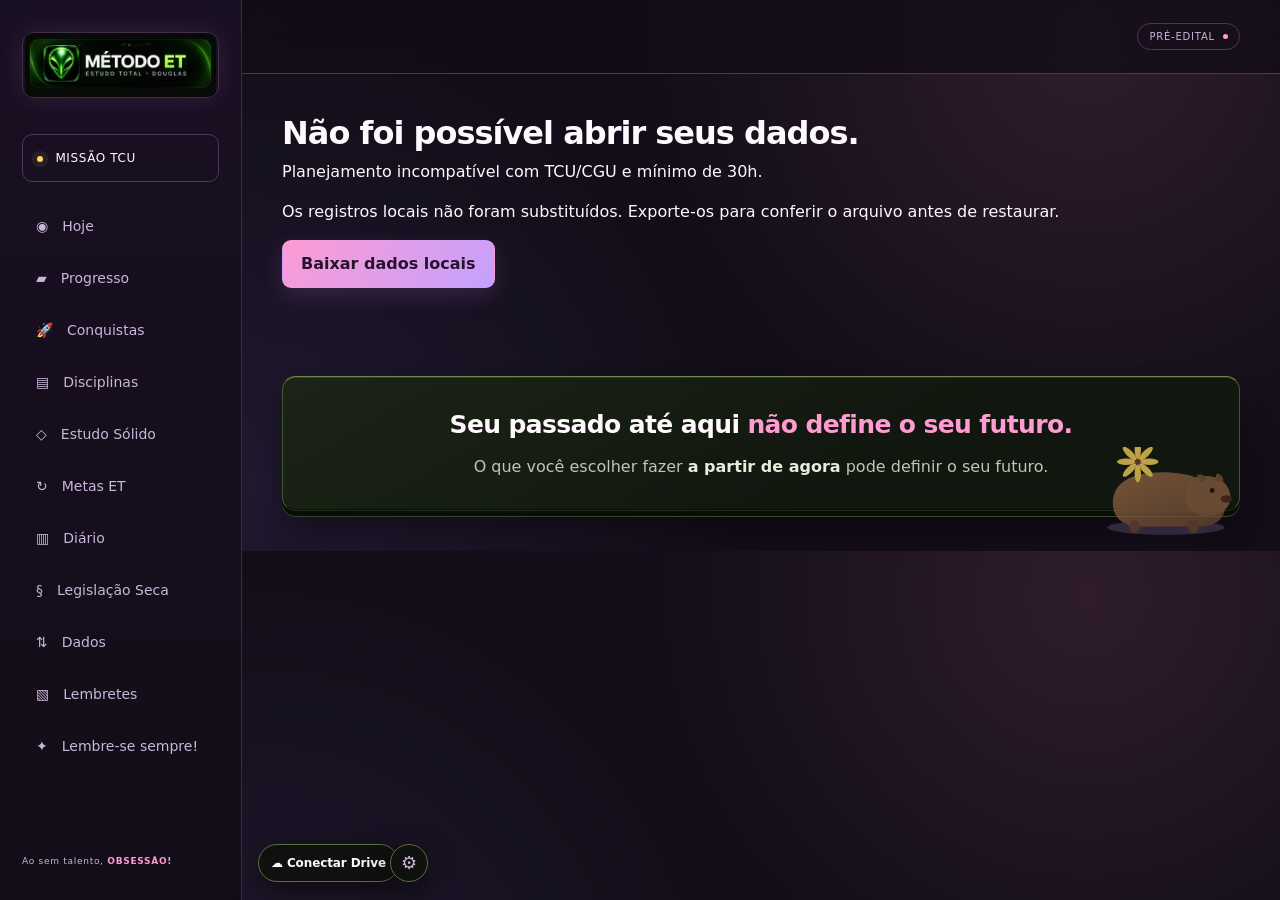
<file: metodo-et/index.html>
<!doctype html>
<html lang="pt-BR">
<head>
  <meta charset="utf-8">
  <meta name="viewport" content="width=device-width,initial-scale=1,viewport-fit=cover">
  <meta name="theme-color" content="#0b0d0a">
  <meta name="mobile-web-app-capable" content="yes">
  <meta name="apple-mobile-web-app-capable" content="yes">
  <meta name="apple-mobile-web-app-status-bar-style" content="black-translucent">
  <meta name="apple-mobile-web-app-title" content="Foco TCU!">
  <meta name="application-name" content="Foco TCU! · Método ET">
  <title>Método ET · Preparação TCU</title>
  <meta name="metodo-et-build" content="4.3.2-ti-ramon-cebraspe">
  <link rel="icon" type="image/png" href="./assets/icons/tcu-icone-original-exato.png?v=20261103-original">
  <link rel="apple-touch-icon" href="./assets/icons/tcu-icone-original-exato.png?v=20261103-original">
  <link rel="manifest" href="./manifest.webmanifest?v=20261103-original">
  <link rel="stylesheet" href="./styles.css?v=4.3.1">
  <link rel="stylesheet" href="./drive-sync.css?v=4.3.1">
  <style>
    .app-footer{padding-top:24px}
    .brand.brand-lockup{display:block;width:100%;padding:0;margin:0;text-decoration:none;line-height:0}
    .brand.brand-lockup img{display:block;width:100%;height:auto;aspect-ratio:3 / 1;object-fit:contain;object-position:center;border-radius:12px;box-shadow:0 0 18px rgba(197,246,91,.08)}
    @media(max-width:1100px){.brand.brand-lockup img{border-radius:10px}}
    @media(max-width:720px){.app-footer{padding-top:20px}.sidebar .brand.brand-lockup{display:none}}
  </style>
  <script>
    // v2.0: a StudyOS atual não depende do Service Worker para navegar.
    // Remove o SW/cache antigo da Método ET para impedir execução de scripts obsoletos no Dock.
    window.addEventListener('load', () => {
      if ('serviceWorker' in navigator) {
        navigator.serviceWorker.getRegistrations().then(regs => Promise.all(
          regs.filter(reg => reg.scope.includes('/tcu-study-os/metodo-et/')).map(reg => reg.unregister())
        )).catch(() => {});
      }
      if ('caches' in window) {
        caches.keys().then(keys => Promise.all(
          keys.filter(key => key.startsWith('studyos-metodo-et-')).map(key => caches.delete(key))
        )).catch(() => {});
      }
    }, { once: true });
  </script>
</head>
<body>
  <a class="skip" href="#main">Pular para o conteúdo</a>
  <aside class="sidebar">
    <a class="brand brand-lockup" href="#today" aria-label="Método ET · Estudo Total · Douglas">
      <img src="./assets/metodo-et-brand-v3.jpg?v=4.3.1" width="594" height="198" alt="Método ET · Estudo Total · Douglas">
    </a>
    <div class="focus"><span class="dot"></span> MISSÃO TCU </div>
    <nav aria-label="Navegação principal">
      <a href="#today">◉ <span>Hoje</span></a>
      <a href="#progress">▰ <span>Progresso</span></a>
      <a href="#achievements">🚀 <span>Conquistas</span></a>
      <a href="#subjects">▤ <span>Disciplinas</span></a>
      <a href="#solid">◇ <span>Estudo Sólido</span></a>
      <a href="#planning">↻ <span>Metas ET</span></a>
      <a href="#history">▥ <span>Diário</span></a>
      <a href="#legislation">§ <span>Legislação Seca</span></a>
      <a href="#data">⇅ <span>Dados</span></a>
      <a href="#reminders">▧ <span>Lembretes</span></a>
      <a href="#motivation">✦ <span>Lembre-se sempre!</span></a>
    </nav>
    <footer>Ao sem talento, <strong>OBSESSÃO!</strong></footer>
  </aside>
  <div class="workspace">
    <header class="topbar"><span id="date-label"></span><span class="pill">PRÉ-EDITAL <i></i></span></header>
    <main id="main" tabindex="-1"><p>Preparando seu espaço de estudo…</p></main>
    <footer class="app-footer"><div class="footer-message"><p class="footer-title">Seu passado até aqui <strong>não define o seu futuro.</strong></p><p class="footer-detail">O que você escolher fazer <strong>a partir de agora</strong> pode definir o seu futuro.</p></div></footer>
    <div id="notice" role="status" aria-live="polite"></div>
  </div>
  <dialog id="modal"><div id="modal-body"></div><button class="close secondary" id="close-modal" aria-label="Fechar janela">Fechar</button></dialog>

  <script type="module" src="./src/app.js?v=4.3.3-ti-ramon"></script>
  <script src="./oauth-client-hotfix.js?v=4.3.1" defer></script>
  <script src="./drive-sync.js?v=4.3.1" defer></script>
  <script src="./drive-sync-ui.js?v=4.3.1" defer></script>
</body>
</html>
</file>
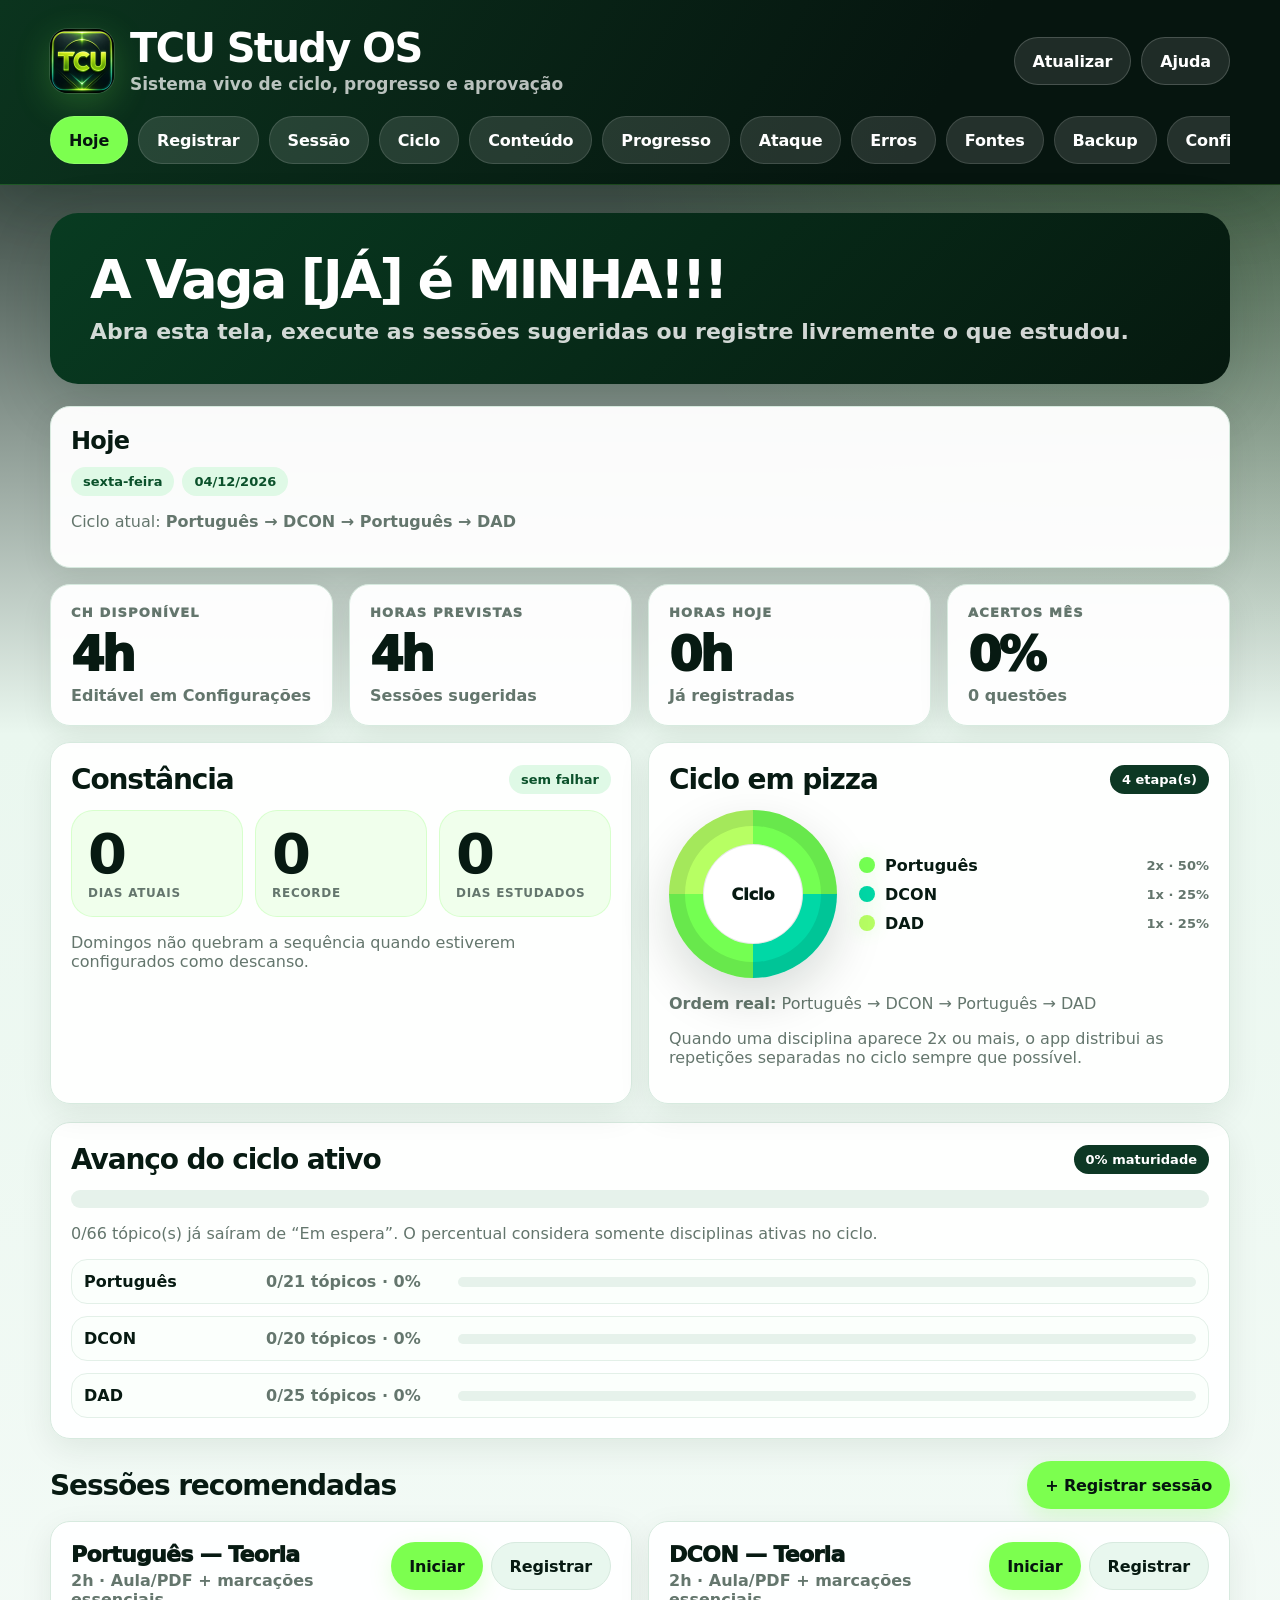
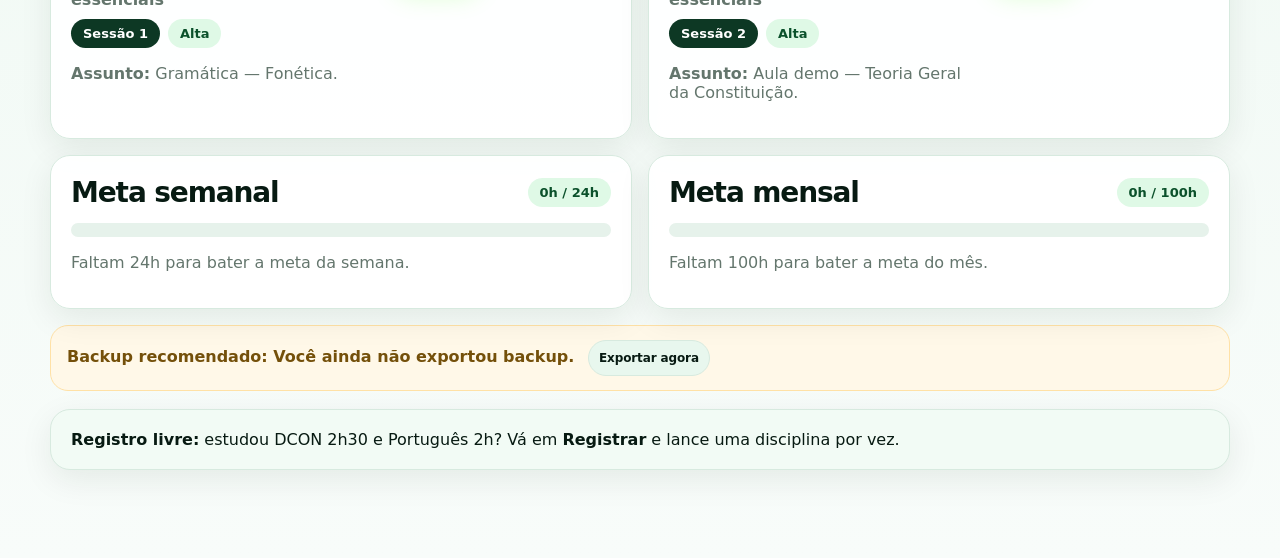
<file: macOS/TCU Study OS.app/Contents/Resources/app/index.html>
<!doctype html>
<html lang="pt-BR">
<head>
  <meta charset="utf-8" />
  <meta name="viewport" content="width=device-width, initial-scale=1, viewport-fit=cover" />
  <meta name="theme-color" content="#101447" />
  <meta name="apple-mobile-web-app-capable" content="yes" />
  <meta name="apple-mobile-web-app-status-bar-style" content="black-translucent" />
  <meta name="apple-mobile-web-app-title" content="Study OS" />
  <title>Study OS — TCU</title>
  <link rel="manifest" href="manifest.webmanifest" />
  <link rel="icon" href="favicon.ico" sizes="any" />
  <link rel="icon" type="image/png" sizes="16x16" href="assets/icons/favicon-16.png" />
  <link rel="icon" type="image/png" sizes="32x32" href="assets/icons/favicon-32.png" />
  <link rel="apple-touch-icon" sizes="180x180" href="assets/icons/apple-touch-icon.png" />
  <link rel="apple-touch-icon-precomposed" href="assets/icons/apple-touch-icon.png" />

  <link rel="apple-touch-icon" href="assets/icons/icon-180.png" />
  <link rel="icon" type="image/png" sizes="192x192" href="assets/icons/icon-192.png" />
  <link rel="stylesheet" href="styles.css" />
</head>
<body>
  <div id="app" class="app-shell" aria-live="polite"></div>
  <noscript>Este app precisa de JavaScript ativado para funcionar.</noscript>
  <script src="initial-data.js"></script>
  <script src="app.js" defer></script>
</body>
</html>
</file>
<file: styles.css>
:root {
  --bg: #11113D;
  --bg-2: #1B1A58;
  --panel: #ffffff;
  --panel-2: #F4F5FA;
  --ink: #15152E;
  --text: #15152E;
  --muted: #67677B;
  --line: #DADAEA;
  --brand: #FFCB05;
  --brand-2: #F5D86E;
  --brand-3: #26247B;
  --warning: #C68A00;
  --danger: #D64545;
  --ok: #008C44;
  --shadow: 0 18px 60px rgba(17, 17, 61, .18);
  --radius-xl: 28px;
  --radius-lg: 20px;
  --radius-md: 14px;
  --max: 1180px;
  --touch: 48px;
  font-family: Inter, ui-sans-serif, system-ui, -apple-system, BlinkMacSystemFont, "Segoe UI", sans-serif;
}

* { box-sizing: border-box; }
html { background: var(--bg); color: var(--ink); }
body { margin: 0; min-height: 100vh; background: radial-gradient(circle at top right, rgba(255,203,5,.14), transparent 28%), linear-gradient(180deg, #11113D 0%, #EEEFF8 34%, #F8F8FC 100%); }
button, input, select, textarea { font: inherit; }
button { cursor: pointer; border: 0; }
a { color: inherit; }

.app-shell { min-height: 100vh; }
.container { width: min(var(--max), calc(100% - 28px)); margin: 0 auto; }

.hero {
  background: linear-gradient(120deg, #26247B, #11113D 72%);
  color: white;
  border-bottom: 1px solid rgba(255,203,5,.24);
  box-shadow: var(--shadow);
}
.hero-inner { width: min(var(--max), calc(100% - 28px)); margin: 0 auto; padding: 28px 0 20px; }
.topbar { display: flex; align-items: center; justify-content: space-between; gap: 18px; }
.brand { display: flex; align-items: center; gap: 16px; min-width: 0; }
.logo { width: 64px; height: 64px; border-radius: 18px; object-fit: cover; box-shadow: 0 0 0 1px rgba(255,255,255,.14), 0 10px 36px rgba(255,203,5,.22); }
.brand h1 { margin: 0; font-size: clamp(24px, 4vw, 40px); line-height: 1; letter-spacing: -.04em; }
.brand p { margin: 6px 0 0; color: rgba(255,255,255,.76); font-weight: 800; font-size: clamp(14px, 2vw, 17px); }
.top-actions { display: flex; gap: 10px; flex-wrap: wrap; justify-content: flex-end; }
.nav { display: flex; gap: 10px; overflow-x: auto; padding: 22px 0 0; scrollbar-width: none; }
.nav::-webkit-scrollbar { display: none; }
.nav-btn, .ghost-btn, .primary-btn, .danger-btn, .subtle-btn {
  min-height: var(--touch); padding: 12px 18px; border-radius: 999px; font-weight: 900; letter-spacing: -.01em; white-space: nowrap; transition: transform .12s ease, opacity .12s ease, background .12s ease;
}
.nav-btn { color: white; background: rgba(255,255,255,.12); border: 1px solid rgba(255,255,255,.15); }
.nav-btn.active { color: #11113D; background: var(--brand); }
.ghost-btn { color: white; background: rgba(255,255,255,.10); border: 1px solid rgba(255,255,255,.20); }
.primary-btn { color: #11113D; background: var(--brand); box-shadow: 0 8px 22px rgba(255,203,5,.22); }
.subtle-btn { color: var(--ink); background: #EEEFF8; border: 1px solid var(--line); }
.danger-btn { color: white; background: var(--danger); }
button:hover { transform: translateY(-1px); }
button:disabled { opacity: .46; cursor: not-allowed; transform: none; }

main { padding: 28px 0 88px; }
.banner { background: linear-gradient(135deg, #26247B, #11113D); color: white; border-radius: var(--radius-xl); padding: clamp(24px, 4vw, 40px); box-shadow: var(--shadow); margin-bottom: 22px; }
.banner h2 { margin: 0; font-size: clamp(32px, 6vw, 54px); letter-spacing: -.05em; line-height: 1; }
.banner p { margin: 12px 0 0; color: rgba(255,255,255,.84); font-size: clamp(17px, 2.5vw, 22px); font-weight: 700; }

.grid { display: grid; gap: 16px; }
.grid.cards-4 { grid-template-columns: repeat(4, minmax(0,1fr)); }
.grid.cards-3 { grid-template-columns: repeat(3, minmax(0,1fr)); }
.grid.cards-2 { grid-template-columns: repeat(2, minmax(0,1fr)); }
.card { background: rgba(255,255,255,.97); border: 1px solid var(--line); border-radius: var(--radius-lg); padding: 20px; box-shadow: 0 10px 32px rgba(17,17,61,.08); }
.card.soft { background: var(--panel-2); }
.card h3 { margin: 0 0 12px; font-size: 24px; letter-spacing: -.03em; }
.kpi { min-height: 118px; }
.kpi .label { color: var(--muted); text-transform: uppercase; letter-spacing: .09em; font-size: 13px; font-weight: 1000; }
.kpi .value { font-size: clamp(30px, 5vw, 48px); line-height: 1; margin-top: 10px; font-weight: 1000; letter-spacing: -.06em; }
.kpi .hint { margin-top: 8px; color: var(--muted); font-weight: 700; }
.badges { display: flex; gap: 8px; flex-wrap: wrap; margin: 10px 0 14px; }
.badge { display: inline-flex; align-items: center; gap: 6px; border-radius: 999px; padding: 7px 12px; font-weight: 900; font-size: 13px; background: #FFF4BF; color: #5A4700; }
.badge.dark { background: #26247B; color: white; }
.badge.warn { background: #FFF3D7; color: #745000; }
.badge.danger { background: #FFE5E5; color: #842222; }
.badge.ok { background: #DDF4E8; color: #006B35; }

.session-card { display: grid; grid-template-columns: 1fr auto; gap: 12px; align-items: start; }
.session-title { font-size: 22px; font-weight: 1000; letter-spacing: -.03em; }
.session-meta { color: var(--muted); margin-top: 4px; font-weight: 700; }
.source-link { color: #26247B; font-weight: 900; text-decoration: none; }
.source-link:hover { text-decoration: underline; }

.form-grid { display: grid; grid-template-columns: repeat(12, minmax(0, 1fr)); gap: 14px; align-items: end; }
.field { display: flex; flex-direction: column; gap: 7px; }
.field label { font-weight: 1000; color: #57576E; text-transform: uppercase; letter-spacing: .08em; font-size: 12px; }
.field input, .field select, .field textarea {
  min-height: 52px;
  border: 1px solid #DADAEA;
  background: white;
  color: var(--ink);
  border-radius: 14px;
  padding: 12px 14px;
  outline: none;
  width: 100%;
}
.field textarea { min-height: 96px; resize: vertical; }
.field input:focus, .field select:focus, .field textarea:focus { border-color: var(--brand); box-shadow: 0 0 0 4px rgba(255,203,5,.16); }
.span-2 { grid-column: span 2; }
.span-3 { grid-column: span 3; }
.span-4 { grid-column: span 4; }
.span-5 { grid-column: span 5; }
.span-6 { grid-column: span 6; }
.span-8 { grid-column: span 8; }
.span-12 { grid-column: span 12; }

.table-wrap { overflow-x: auto; border: 1px solid var(--line); border-radius: 18px; background: white; }
table { width: 100%; border-collapse: collapse; min-width: 780px; }
th, td { padding: 12px 14px; border-bottom: 1px solid #E6E6F0; text-align: left; vertical-align: middle; }
th { background: #F2F2F8; color: #5F5F76; text-transform: uppercase; letter-spacing: .07em; font-size: 12px; font-weight: 1000; }
tr:last-child td { border-bottom: 0; }
.table-actions { display:flex; gap:8px; flex-wrap: wrap; }
.inline-input { width: 100%; min-width: 90px; border: 1px solid #DADAEA; border-radius: 12px; padding: 8px 10px; }
.inline-select { width: 100%; min-width: 112px; border: 1px solid #DADAEA; border-radius: 12px; padding: 8px 10px; background: white; }
.checkbox { width: 22px; height: 22px; accent-color: #26247B; }
.progress-bar { height: 10px; border-radius: 999px; background: #E7E7F1; overflow: hidden; }
.progress-bar > span { display: block; height: 100%; background: linear-gradient(90deg, var(--brand), var(--brand-3)); border-radius: inherit; }

.notice { border-radius: 18px; padding: 14px 16px; background: #F5F5FA; border: 1px solid #DADAEA; color: #343451; font-weight: 800; }
.notice.danger { background: #FFF1F1; border-color: #FFD1D1; color: #8C2B2B; }
.notice.warn { background: #FFF8E8; border-color: #FFE1A6; color: #74500A; }
.empty { padding: 22px; color: var(--muted); font-weight: 700; }
.muted { color: var(--muted); }
.section-title { display: flex; align-items: center; justify-content: space-between; gap: 16px; margin: 22px 0 12px; }
.section-title h3 { margin: 0; font-size: 28px; letter-spacing: -.04em; }

.footer-nav { display:none; position: fixed; z-index: 40; left: 0; right: 0; bottom: 0; padding: 10px 10px calc(10px + env(safe-area-inset-bottom)); background: rgba(17,17,61,.94); backdrop-filter: blur(16px); border-top: 1px solid rgba(255,203,5,.24); }
.footer-nav-inner { display: grid; grid-template-columns: repeat(5, 1fr); gap: 6px; }
.footer-nav button { min-height: 48px; border-radius: 16px; background: rgba(255,255,255,.10); color: white; font-size: 12px; font-weight: 1000; }
.footer-nav button.active { background: var(--brand); color: #11113D; }

@media (max-width: 860px) {
  .topbar { align-items: flex-start; }
  .top-actions { display: none; }
  .grid.cards-4, .grid.cards-3, .grid.cards-2 { grid-template-columns: 1fr; }
  .form-grid { grid-template-columns: 1fr; }
  .span-2, .span-3, .span-4, .span-5, .span-6, .span-8, .span-12 { grid-column: span 1; }
  .hero-inner { padding: 22px 0 14px; }
  .logo { width: 56px; height: 56px; }
  .nav { padding-bottom: 2px; }
  .nav .nav-btn:nth-child(n+6) { display:none; }
  main { padding-bottom: 104px; }
  .footer-nav { display:block; }
  .session-card { grid-template-columns: 1fr; }
}

@media (display-mode: standalone) {
  body { padding-top: env(safe-area-inset-top); }
}

/* v3: gestão de conteúdo/tópicos */
.inline-input.topic-notes{min-width:260px; min-height:42px; resize:vertical;}
.mini{padding:8px 10px; font-size:12px;}
@media (max-width: 820px){ .inline-input.topic-notes{min-width:180px;} }

/* v5 — Constância + Ciclo em pizza */
.section-title.compact { margin: 0 0 14px; align-items: center; }
.constancy-card .constancy-values { display: grid; grid-template-columns: repeat(3, 1fr); gap: 12px; margin-top: 8px; }
.constancy-card .constancy-values div { border-radius: 22px; background: rgba(255,203,5,.10); border: 1px solid rgba(255,203,5,.28); padding: 16px; }
.constancy-card .constancy-values strong { display: block; font-size: clamp(32px, 5vw, 56px); line-height: .95; color: var(--ink); }
.constancy-card .constancy-values span { display: block; margin-top: 6px; color: var(--muted); font-weight: 800; text-transform: uppercase; letter-spacing: .06em; font-size: 12px; }
.cycle-pizza-wrap { display: grid; grid-template-columns: 170px 1fr; gap: 20px; align-items: center; }
.cycle-pizza { width: 168px; height: 168px; border-radius: 50%; box-shadow: inset 0 0 0 16px rgba(17,17,61,.10), 0 20px 50px rgba(17,17,61,.15); position: relative; display: grid; place-items: center; }
.cycle-pizza::after { content: ''; position: absolute; inset: 34px; background: #fff; border-radius: 50%; box-shadow: inset 0 0 0 1px rgba(17,17,61,.10); }
.cycle-pizza span { position: relative; z-index: 1; font-weight: 1000; color: var(--ink); }
.cycle-legend { display: grid; gap: 10px; }
.cycle-legend div { display: grid; grid-template-columns: 16px 1fr auto; align-items: center; gap: 10px; }
.cycle-legend i { width: 16px; height: 16px; border-radius: 99px; display: block; box-shadow: 0 0 18px rgba(255,203,5,.22); }
.cycle-legend span { color: var(--muted); font-weight: 800; font-size: 13px; }
@media (max-width: 720px) { .cycle-pizza-wrap { grid-template-columns: 1fr; } .cycle-pizza { margin: 0 auto; } .constancy-card .constancy-values { grid-template-columns: 1fr; } }

/* v7 — rotina inteligente + backup seguro */
.small-kpi { font-size: clamp(22px, 3.2vw, 34px) !important; letter-spacing: -.03em !important; }
.progress-bar.goal { height: 14px; margin: 10px 0 12px; }
.notice.ok { background:#EAF7F0; border-color:#B9E1CC; color:#006B35; }
.field-help { margin-top: 8px; font-weight: 800; }
.table-actions .mini, .mini { min-height: 36px; padding: 7px 10px; }

/* v8 — Progresso motivacional + backup assistido */
.record-card .label { color: var(--muted); text-transform: uppercase; letter-spacing: .09em; font-size: 13px; font-weight: 1000; }
.record-card .value { font-size: clamp(28px, 4.5vw, 44px); line-height: 1; margin-top: 10px; font-weight: 1000; letter-spacing: -.05em; }
.record-card .hint { margin-top: 8px; color: var(--muted); font-weight: 800; }
.progress-bar.big { height: 18px; margin: 14px 0 14px; }
.cycle-progress-list { display: grid; gap: 12px; margin-top: 16px; }
.cycle-progress-row { display: grid; grid-template-columns: 170px 180px 1fr; gap: 12px; align-items: center; padding: 12px; border: 1px solid #E4E4EE; border-radius: 16px; background: #FBFBFE; }
.cycle-progress-row span { color: var(--muted); font-weight: 800; }
.achievement-grid { display: grid; grid-template-columns: repeat(3, minmax(0, 1fr)); gap: 12px; margin-top: 12px; }
.achievement { border: 1px solid #E1E1EC; border-radius: 18px; padding: 14px; background: #FAFAFD; }
.achievement.done { background: linear-gradient(135deg, rgba(255,203,5,.18), rgba(38,36,123,.10)); border-color: rgba(255,203,5,.55); }
.achievement strong { display: block; font-weight: 1000; }
.achievement span { display: block; color: var(--muted); margin-top: 5px; font-weight: 800; }
@media (max-width: 820px) { .cycle-progress-row { grid-template-columns: 1fr; } .achievement-grid { grid-template-columns: 1fr; } }

/* v9 — Questões + versão do app */
.app-version{
  position: fixed;
  right: 14px;
  bottom: 14px;
  z-index: 60;
  padding: 7px 10px;
  border-radius: 999px;
  background: rgba(17, 17, 61, .90);
  color: #FFF3B0;
  border: 1px solid rgba(255,203,5,.35);
  font-size: 11px;
  font-weight: 800;
  letter-spacing: .03em;
  backdrop-filter: blur(10px);
}
.bar-list{display:grid;gap:14px;margin-top:12px}
.bar-row{display:grid;gap:8px}
.bar-label{display:flex;align-items:center;justify-content:space-between;gap:12px;color:var(--text)}
.bar-label span{color:var(--muted);font-weight:800;font-size:14px;white-space:nowrap}
.bar-track{height:14px;border-radius:999px;background:#E8E8F2;overflow:hidden;border:1px solid rgba(17,17,61,.08)}
.bar-track span{display:block;height:100%;border-radius:999px;background:linear-gradient(90deg,#FFCB05,#26247B)}
.bar-track.alt span{background:linear-gradient(90deg,#26247B,#F5D86E)}
@media (max-width: 700px){.app-version{display:none}.bar-label{display:block}.bar-label span{display:block;margin-top:3px;white-space:normal}}


/* v11.8 — Orientação de curso/aula por tópico (TI - Ramon e TI - Ciência de Dados) */
.ti-study-guide {
  margin-top: 9px;
  padding: 12px 13px;
  border: 1px solid rgba(38,36,123,.18);
  border-left: 4px solid #26247B;
  border-radius: 12px;
  background: #F5F5FB;
  color: #191935;
  min-width: 235px;
  max-width: 530px;
  overflow-wrap: anywhere;
  font-size: 12px;
  line-height: 1.5;
}
.ti-study-guide-label {
  font-weight: 900;
  font-size: 11px;
  letter-spacing: .045em;
  color: #26247B;
  margin-bottom: 7px;
}
.ti-study-main { font-size: 13px; line-height: 1.45; }
.ti-study-extra { margin-top: 5px; color: #43435C; }
.ti-study-portals { display: flex; flex-wrap: wrap; gap: 6px; margin-top: 9px; }
.ti-study-portal {
  display: inline-flex;
  align-items: center;
  background: #E7E7F9;
  color: #26247B;
  border-radius: 999px;
  padding: 5px 9px;
  font-size: 11px;
  text-decoration: none;
  font-weight: 800;
}
.ti-study-portal:hover, .ti-study-portal:focus { text-decoration: underline; }
.ti-study-caveat { margin-top: 8px; font-size: 11px; color: #646477; }
#reg-topic-study-guide .ti-study-guide { max-width: none; }
@media (max-width: 680px) {
  .ti-study-guide { min-width: 185px; max-width: 320px; padding: 9px; }
}
</file>
<file: drive-sync.css>
.drive-sync-floating[data-state="synced"] {
  border-color: rgba(255,203,5,.55);
}

.drive-sync-floating[data-state="dirty"] {
  border-color: rgba(245,216,110,.75);
}

.drive-sync-floating[data-state="error"],
.drive-sync-floating[data-state="auth"] {
  border-color: rgba(214,69,69,.75);
}

.drive-sync-floating[data-state="connecting"],
.drive-sync-floating[data-state="syncing"] {
  opacity: .88;
}

.drive-sync-floating {
  position: fixed;
  z-index: 70;
  left: 14px;
  bottom: 14px;
  min-height: 38px;
  padding: 8px 12px;
  border-radius: 999px;
  color: white;
  background: rgba(17,17,61,.94);
  border: 1px solid rgba(255,203,5,.32);
  box-shadow: 0 8px 28px rgba(17,17,61,.22);
  backdrop-filter: blur(10px);
  font-size: 12px;
  font-weight: 900;
  letter-spacing: -.01em;
}

.drive-sync-floating:hover { transform: translateY(-1px); }

@media (max-width: 860px) {
  .drive-sync-floating {
    bottom: calc(86px + env(safe-area-inset-bottom));
  }
}
</file>
<file: metodo-et/styles.css>
:root{color-scheme:dark;--bg:#120d18;--panel:#1d1428;--line:#4b365e;--muted:#c9b6d8;--lime:#ff9bd2;--text:#fff8fd;--amber:#ffd47d;--violet:#9b7cff;--lilac:#d8b8ff;--rose:#ff8fc7;font-family:Inter,ui-sans-serif,system-ui,-apple-system,BlinkMacSystemFont,"Segoe UI",sans-serif}*{box-sizing:border-box}body{margin:0;background:var(--bg);color:var(--text);font-size:16px;line-height:1.5}a{color:var(--lime);text-underline-offset:4px}button,input,select,textarea{font:inherit}button,.button{border:1px solid transparent;border-radius:9px;padding:11px 18px;background:var(--lime);color:#111609;font-weight:650;cursor:pointer;text-decoration:none;display:inline-block}button:hover,.button:hover{filter:brightness(1.08)}button:disabled{opacity:.4;cursor:not-allowed}.secondary{border-color:var(--line);background:#1c2118;color:var(--text)}.small{font-size:13px;padding:6px 10px}.danger{color:#ffb8ac}.sidebar{width:242px;position:fixed;height:100dvh;display:flex;flex-direction:column;padding:32px 22px;border-right:1px solid var(--line);background:#10120e}.brand{display:flex;align-items:center;gap:10px;color:var(--text);text-decoration:none;font-size:19px;letter-spacing:.04em}.brand b{color:var(--lime)}.brand small{display:block;font-size:8px;letter-spacing:.1em;color:var(--muted);margin-top:2px}.focus{border:1px solid var(--line);border-radius:10px;padding:14px;margin:36px 0 22px;font-size:12px;letter-spacing:.05em}.focus small{display:block;color:var(--muted);font-size:11px;margin:4px 0 0 16px;letter-spacing:0}.dot{display:inline-block;background:var(--lime);border-radius:100%;width:6px;height:6px;margin-right:8px}nav{display:grid;gap:7px}nav a{padding:12px 14px;display:flex;gap:14px;text-decoration:none;color:var(--muted);font-size:14px;border-radius:8px}nav a.active{background:#26331a;color:var(--lime)}nav a:hover{background:#1d2418}.sidebar footer{margin-top:auto;font-size:9px;letter-spacing:.08em;color:var(--muted)}.sidebar footer small{font-size:11px;letter-spacing:0;line-height:2.4}.workspace{margin-left:242px}.topbar{height:74px;display:flex;justify-content:space-between;align-items:center;border-bottom:1px solid var(--line);padding:0 40px;color:var(--muted);font-size:13px}.pill{display:inline-flex;align-items:center;gap:8px;border:1px solid var(--line);border-radius:30px;padding:5px 11px;font-size:10px;letter-spacing:.08em}.pill i{height:5px;width:5px;background:var(--lime);border-radius:50%}main{max-width:1440px;padding:36px 40px 64px;margin:auto}h1{font-size:32px;letter-spacing:-1px;margin:4px 0 8px;line-height:1.2}h2{font-size:20px;letter-spacing:-.3px;margin:0 0 12px}h3{font-size:16px;margin:0 0 8px}p{margin:0 0 16px}.muted,small{color:var(--muted)}.eyebrow{color:var(--lime);font-size:11px;letter-spacing:.13em;font-weight:600}.page-head{display:flex;align-items:center;justify-content:space-between;gap:20px;margin-bottom:28px}.page-head p{color:var(--muted);font-size:14px;margin:0}.grid{display:grid;gap:18px}.metrics{grid-template-columns:repeat(3,1fr);margin-bottom:24px}.card{background:var(--panel);border:1px solid var(--line);border-radius:14px;padding:24px;min-width:0}.metric small{font-size:12px}.metric strong{font-size:29px;font-weight:550;display:block;margin:8px 0}.metric .sub{font-size:12px;color:var(--muted)}progress{width:100%;height:5px;accent-color:var(--lime);border:0;display:block;margin:16px 0 10px}progress::-webkit-progress-bar{background:#31392a;border-radius:3px}progress::-webkit-progress-value{background:var(--lime);border-radius:3px}.two{grid-template-columns:minmax(0,1.6fr) minmax(290px,1fr);align-items:start}.hero{position:relative;border-color:#566d31;background:linear-gradient(120deg,#25341a 0,#141a10 80%)}.hero h2{font-size:28px;margin-top:12px}.hero p{max-width:580px}.actions{display:flex;flex-wrap:wrap;align-items:center;gap:10px;margin-top:18px}.timer{font-variant-numeric:tabular-nums;font-size:42px;letter-spacing:-1px;margin:18px 0}.stack{display:grid;gap:18px}.cycle{display:flex;gap:7px;flex-wrap:wrap;margin:18px 0}.cycle span{font-size:11px;padding:9px 10px;border:1px solid var(--line);border-radius:7px;color:var(--muted)}.cycle span.current{background:var(--lime);color:#141a0d;border-color:var(--lime);font-weight:650}.row{display:flex;align-items:center;justify-content:space-between;gap:16px;padding:15px 0;border-bottom:1px solid var(--line)}.row:last-child{border-bottom:0}.row .title{font-size:14px}.row small{display:block;font-size:12px;margin-top:3px}.badge{font-size:11px;white-space:nowrap;padding:4px 8px;border-radius:5px;background:#28351c;color:var(--lime)}.warning{background:#322b1c;color:var(--amber);border:1px solid #5e4e29;border-radius:9px;padding:12px 15px;font-size:13px;margin:16px 0}.section-title{margin-top:28px;margin-bottom:16px}.tabs{display:flex;gap:8px;flex-wrap:wrap;margin-bottom:24px}.tabs button[aria-pressed=true]{background:var(--lime);color:#101509}.table-wrap{overflow:auto;width:100%}table{width:100%;border-collapse:collapse;font-size:13px}th{text-align:left;font-weight:500;color:var(--muted);font-size:11px;letter-spacing:.04em;padding:12px;border-bottom:1px solid var(--line)}td{padding:14px 12px;border-bottom:1px solid var(--line);vertical-align:middle}td:first-child{min-width:45px}.unit-title{min-width:220px;max-width:430px}.cp-row td{background:#1f2918;color:var(--lime)}.cp-row.audit td{background:#2c271b;color:var(--amber)}.cp-row .actions{margin:0}.form-grid{display:grid;grid-template-columns:1fr 1fr;gap:16px}label{display:grid;gap:6px;font-size:13px;color:var(--muted)}input,select,textarea{width:100%;background:#0e110c;color:var(--text);border:1px solid #3c4434;border-radius:7px;padding:10px 12px;min-height:43px}input[type=checkbox]{width:18px;height:18px;min-height:0;accent-color:var(--lime)}label.check{display:flex;align-items:center;gap:10px;color:var(--text);margin:8px 0}.full{grid-column:1/-1}textarea{resize:vertical;min-height:80px}:focus-visible{outline:2px solid var(--lime);outline-offset:4px}dialog{width:min(720px,95vw);max-height:90dvh;background:#151912;color:var(--text);border:1px solid #53653b;border-radius:16px;padding:28px}dialog::backdrop{background:#000b;backdrop-filter:blur(3px)}dialog h2{padding-right:60px}dialog .close{margin-top:22px}#notice{position:fixed;bottom:24px;right:24px;max-width:min(480px,90vw);border-radius:10px;padding:0;background:#25351a;color:var(--lime);box-shadow:0 6px 40px #0008;z-index:10}#notice:not(:empty){padding:16px 22px;border:1px solid #617b3a}#notice.error{background:#43231e;color:#ffcebe;border-color:#9f5142}.skip{position:absolute;left:-10000px;top:0}.skip:focus{left:260px;z-index:30;background:black;padding:12px}.empty{padding:28px 0;color:var(--muted);font-size:14px}.numbers{font-variant-numeric:tabular-nums}.evidence{margin:10px 0;font-size:12px;padding-left:18px;color:var(--muted);max-height:180px;overflow:auto}details{margin:12px 0}summary{cursor:pointer;color:var(--muted);font-size:13px}.intro{max-width:720px}.inline-filter{display:flex;gap:14px;flex-wrap:wrap;margin:20px 0}.inline-filter label{min-width:170px}.statline{display:flex;gap:20px;flex-wrap:wrap;margin:14px 0;color:var(--muted);font-size:13px}.statline b{color:var(--text)}.chartbar{display:flex;align-items:center;gap:14px;margin:16px 0;font-size:13px}.chartbar span{width:60px}.chartbar div{height:7px;flex:1;background:#2b3224;border-radius:5px;overflow:hidden}.chartbar i{height:7px;display:block;background:var(--lime)}.chartbar b{width:64px;font-size:12px;text-align:right}code{background:#252d1d;padding:2px 5px;border-radius:3px}.link-list{display:grid;gap:12px;font-size:14px}.phase{font-size:12px;color:var(--muted)}@media(max-width:1100px){.sidebar{width:200px;padding:26px 16px}.workspace{margin-left:200px}main{padding:28px 24px}.topbar{padding:0 24px}.two{grid-template-columns:1fr}.metrics{gap:10px}.card{padding:20px}.brand{font-size:16px}}@media(max-width:720px){.sidebar{position:fixed;bottom:0;top:auto;width:100%;height:auto;padding:6px 4px calc(6px + env(safe-area-inset-bottom));z-index:5;border-top:1px solid var(--line);border-right:0}.sidebar .brand,.sidebar .focus,.sidebar footer{display:none}nav{display:flex;justify-content:space-around;gap:0}nav a{padding:7px 4px;display:grid;gap:3px;text-align:center;font-size:16px;min-width:48px}nav a span{font-size:9px}.workspace{margin-left:0}.topbar{height:58px;padding:0 18px;font-size:11px}main{padding:24px 16px 104px}h1{font-size:27px}.page-head{align-items:start;flex-direction:column;margin-bottom:20px}.metrics{grid-template-columns:1fr}.metric{padding:16px 18px}.metric strong{font-size:25px;display:inline-block;margin:0 12px 0 0}.metric small{display:block;margin-bottom:8px}.metric progress{margin:10px 0}.card{padding:18px}.form-grid{grid-template-columns:1fr}.full{grid-column:auto}.hero h2{font-size:25px}#notice{bottom:90px;right:16px}.table-wrap{margin:0;width:100%}dialog{padding:22px}.row{gap:10px}.row .title{font-size:13px}}
/* Mural pessoal e imagens: o estudo continua no centro da interface. */
.sidebar{overflow-y:auto}.sidebar nav{padding-bottom:18px}.sidebar footer{padding-top:16px;flex-shrink:0}.app-footer{max-width:1440px;margin:0 auto;padding:0 40px 40px}.footer-message{position:relative;text-align:center;padding:30px 34px;border:1px solid #415832;border-top-color:#6c884d;border-bottom-color:#202d18;border-radius:14px;background:linear-gradient(150deg,#1b2416,#11160e 65%);box-shadow:inset 0 1px 0 #b8e78126,inset 0 -1px 0 #0008,0 5px 0 #080d06,0 6px 0 #35472a,0 18px 28px #0005}.footer-message p{max-width:850px;margin-left:auto;margin-right:auto;text-wrap:pretty}.footer-title{font-size:clamp(19px,2vw,25px);font-weight:550;line-height:1.45;letter-spacing:-.025em;margin-bottom:10px}.footer-title strong{font-weight:650;color:var(--lime)}.footer-detail{font-size:16px;line-height:1.65;color:#bdc8b3;margin-bottom:0}.footer-detail strong{font-weight:600;color:#e5eddc}@media(max-width:720px){.footer-message{padding:24px 20px;border-radius:12px}.footer-title{font-size:20px}.footer-detail{font-size:15px}}.notes-grid{display:grid;grid-template-columns:repeat(3,minmax(0,1fr));gap:20px;align-items:start}.notes-column h2{font-size:17px;display:flex;align-items:center;gap:10px}.note-count{font-size:13px;border:1px solid var(--line);border-radius:20px;padding:2px 8px;color:var(--muted)}.sticky{padding:18px;margin:14px 0 24px;border-radius:2px 2px 18px 2px;box-shadow:3px 7px 0 #0004;color:#182011;border-top:9px solid #9da936}.sticky{color-scheme:light}.sticky-todo{background:#c5f65b;border-color:#92bd37}.sticky-done{background:#9cc58b;border-color:#729665}.sticky-future{background:#76bc95;border-color:#478b65}.sticky textarea{color:#152318;background:transparent;border:0;padding:2px 0;min-height:150px;max-height:440px;font-size:16px;line-height:1.6;resize:vertical;white-space:pre-wrap}.sticky label{color:#253927;font-size:14px}.sticky select{background:#ffffff55;border-color:#0003;color:#182011;min-height:38px;padding:6px 8px}.sticky button{background:#17200f;color:#f5f9ef;margin-top:12px}.sticky textarea:focus-visible,.sticky select:focus-visible,.sticky button:focus-visible{outline-color:#263f14}.note-empty{border:1px dashed var(--line);border-radius:10px;padding:22px 16px;font-size:14px}.motivation-card{background:#10130d;border:1px solid var(--line);border-radius:14px;padding:22px}.motivation-top{display:flex;align-items:center;justify-content:space-between;gap:18px;margin-bottom:20px}.motivation-top h3{font-size:20px;margin:8px 0 0}.motivation-image{display:block;border:0;width:100%;background:#000;padding:0;border-radius:8px;overflow:hidden;cursor:zoom-in}.motivation-image:hover{filter:none}.motivation-image img{display:block;width:100%;height:auto;max-height:620px;object-fit:contain}.motivation-caption{margin:12px 0 0;font-size:12px}.image-modal{width:min(1350px,96vw)}.expanded-motivation{width:100%;height:auto;display:block;margin:18px 0}.sr-only{position:absolute;width:1px;height:1px;padding:0;margin:-1px;overflow:hidden;clip:rect(0,0,0,0);white-space:nowrap;border:0}@media(max-width:1050px){.notes-grid{grid-template-columns:1fr}.notes-column{min-width:0}.sticky{max-width:100%}.app-footer{padding:0 24px 36px}}@media(max-width:720px){.sidebar nav{justify-content:flex-start;overflow-x:auto;padding-bottom:2px}.sidebar nav a{min-width:65px;flex-shrink:0}.sidebar nav a:last-child{min-width:102px}.app-footer{padding:0 16px 104px}main{padding-bottom:32px}.motivation-card{padding:14px}.motivation-top{align-items:flex-start;flex-direction:column}.motivation-top h3{font-size:18px}.motivation-image img{max-height:none}.sticky textarea{min-height:140px}}
.focus-message{margin:0 0 26px;border-left:3px solid var(--lime);padding:9px 16px;background:linear-gradient(90deg,#20301766,transparent);border-radius:0 8px 8px}.focus-message p{font-size:14px;color:#b9c6ad;margin:0;line-height:1.6}.focus-message strong{color:var(--lime);font-weight:650}.focus-message small{display:block;font-size:12px;margin-top:3px}.duration-fields{display:grid;grid-template-columns:1fr 1fr;gap:12px}.progress-highlights{grid-template-columns:repeat(4,minmax(0,1fr));gap:16px}.metric-unit{font-size:16px;color:var(--muted)}.progress-table .discipline-bar{min-width:230px;width:42%}.bar-line{display:flex;align-items:center;gap:14px}.bar-line progress{margin:0;height:9px;flex:1;min-width:100px}.bar-line b{min-width:56px;font-size:14px;text-align:right;font-variant-numeric:tabular-nums;color:var(--lime)}.progress-explanation{font-size:14px;line-height:1.7;margin:18px 0 0}.progress-highlights .metric strong{font-size:27px}@media(max-width:1250px){.progress-highlights{grid-template-columns:repeat(2,minmax(0,1fr))}}@media(max-width:720px){.progress-highlights{grid-template-columns:1fr}.focus-message{padding:10px 12px;margin-bottom:20px}.progress-table .discipline-bar{min-width:200px}.duration-fields{grid-template-columns:1fr 1fr}.progress-metrics .metric strong{display:block;margin:8px 0}}

.progress-detail{display:block;color:var(--muted);font-size:12px;line-height:1.5;margin-top:7px}.sidebar footer strong{color:var(--lime)}

/* v3.0 — Conquistas · Missão TCU */
.achievements-hero{display:grid;grid-template-columns:minmax(0,1fr) auto;align-items:center;gap:28px;border-color:#607b35;background:radial-gradient(circle at 85% 20%,#314b1c 0,transparent 34%),linear-gradient(135deg,#1d2b15,#10140d 70%);overflow:hidden}
.achievements-hero h2{font-size:30px;margin:10px 0 8px}.achievements-hero progress{height:7px;max-width:720px}.hero-rocket{font-size:86px;filter:drop-shadow(0 0 15px #c5f65b66);transform:rotate(-6deg);padding:6px 26px}
.next-achievements{grid-template-columns:repeat(3,minmax(0,1fr))}.achievement-records{grid-template-columns:repeat(3,minmax(0,1fr))}.achievement-records .metric strong{font-size:25px}
.achievement-category{margin-bottom:18px}.achievement-category-head{display:flex;align-items:center;justify-content:space-between;gap:16px}.achievement-category-head>div{display:flex;align-items:center;gap:10px}.achievement-category-head h2{margin:0}.achievement-category-icon{font-size:23px}
.achievement-grid{display:grid;grid-template-columns:repeat(3,minmax(0,1fr));gap:12px;margin-top:18px}.achievement-card{display:grid;grid-template-columns:auto 1fr;gap:13px;align-items:start;padding:16px;border:1px solid var(--line);border-radius:12px;background:#10130e;min-width:0}.achievement-card.unlocked{border-color:#536f31;background:linear-gradient(140deg,#1e2b16,#11150e)}.achievement-card.locked{opacity:.72}.achievement-card h3{font-size:14px;margin:1px 0 5px}.achievement-card p{font-size:11px;line-height:1.45;color:var(--muted);margin:0}.achievement-card progress{height:4px;margin:11px 0 7px}.achievement-card small{font-size:10px}.achievement-card.unlocked small{color:var(--lime)}
.achievement-icon{width:34px;height:34px;display:grid;place-items:center;border:1px solid var(--line);border-radius:50%;font-size:17px;background:#171c13}.achievement-card.unlocked .achievement-icon{border-color:#6b8a3f;box-shadow:0 0 16px #c5f65b22}
.mission-route{position:relative;max-width:900px;margin:10px auto 0;padding:16px 0 16px 80px;min-height:650px}.mission-rail{position:absolute;left:31px;top:24px;bottom:24px;width:5px;border-radius:6px;background:#293124;overflow:hidden}.mission-rail i{position:absolute;left:0;right:0;bottom:0;background:linear-gradient(0deg,#6d8b36,#c5f65b);box-shadow:0 0 14px #c5f65b66;border-radius:6px}.mission-rocket{position:absolute;left:4px;z-index:2;font-size:39px;line-height:1;filter:drop-shadow(0 0 12px #c5f65b99);transition:bottom .5s ease}.mission-stops{display:grid;gap:10px}.mission-stop{min-height:48px;display:flex;align-items:center;gap:13px;color:var(--muted);padding:7px 10px;border-radius:9px}.mission-stop b{display:block;font-size:13px;color:#b4bca9}.mission-stop small{display:block;font-size:10px;margin-top:2px}.mission-node{width:24px;height:24px;flex:0 0 24px;display:grid;place-items:center;border:2px solid #3c4633;border-radius:50%;background:#11150e;color:#6f7967;font-size:11px}.mission-stop.unlocked{background:#182114}.mission-stop.unlocked b{color:var(--text)}.mission-stop.unlocked .mission-node{border-color:var(--lime);background:var(--lime);color:#111609;font-weight:800}.mission-stop.next{outline:1px solid #667d3c;background:#1b2416}.mission-stop.next .mission-node{border-color:var(--lime);box-shadow:0 0 14px #c5f65b55}
.achievement-celebration{text-align:center;padding:10px 8px}.achievement-celebration h2{font-size:29px;margin:11px auto 10px;padding:0}.achievement-celebration p{max-width:520px;margin:0 auto 16px}.celebration-rocket{font-size:74px;filter:drop-shadow(0 0 18px #c5f65b77);animation:rocket-pop .7s ease both}@keyframes rocket-pop{0%{transform:translateY(34px) scale(.75);opacity:0}65%{transform:translateY(-7px) scale(1.08);opacity:1}100%{transform:translateY(0) scale(1)}}
@media(max-width:1180px){.achievement-grid{grid-template-columns:repeat(2,minmax(0,1fr))}.achievement-records{grid-template-columns:repeat(2,minmax(0,1fr))}.next-achievements{grid-template-columns:1fr}}
@media(max-width:720px){.achievements-hero{grid-template-columns:1fr}.hero-rocket{font-size:64px;padding:0}.achievement-grid,.achievement-records{grid-template-columns:1fr}.mission-route{padding-left:62px;min-height:520px}.mission-rail{left:24px}.mission-rocket{left:-2px;font-size:34px}.mission-stop{padding-right:2px}}


/* v3.1 — refinamentos de Conquistas */
.achievement-card.closest{position:relative;border-color:var(--lime);box-shadow:0 0 0 1px #c5f65b1c,0 12px 34px #0004;background:linear-gradient(145deg,#243518,#11160e)}
.closest-label{display:inline-block;margin-bottom:5px;padding:3px 6px;border-radius:4px;background:var(--lime);color:#111608;font-size:8px;font-weight:850;letter-spacing:.08em}
.achievement-filter{display:flex;gap:8px;flex-wrap:wrap;margin:0 0 18px}.achievement-filter button[aria-pressed="true"]{background:var(--lime);color:#111608;border-color:var(--lime)}
.achievement-category[hidden]{display:none}.achievement-browser{scroll-margin-top:90px}
.et-shades-icon{position:relative;width:34px;height:32px;display:inline-grid;place-items:center;font-size:28px;line-height:1}
.et-face{filter:saturate(.75) hue-rotate(45deg)}
.et-lens{position:absolute;top:12px;width:9px;height:6px;background:#050605;border:1px solid #b9c4b0;border-radius:2px 2px 5px 5px;box-shadow:inset 0 1px 2px #ffffff35,0 1px 5px #000}
.et-left{left:7px;transform:rotate(5deg)}.et-right{right:7px;transform:rotate(-5deg)}.et-bridge{position:absolute;top:14px;left:15px;width:5px;height:1px;background:#050605}
.hero-rocket{animation:mission-float 3.4s ease-in-out infinite}.mission-rocket{animation:mission-float 3s ease-in-out infinite}
@keyframes mission-float{0%,100%{transform:translateY(0) rotate(-5deg)}50%{transform:translateY(-7px) rotate(-2deg)}}
@media(prefers-reduced-motion:reduce){.hero-rocket,.mission-rocket,.celebration-rocket{animation:none!important}}


/* v3.2 — central de comando e fluxo prático */
.et-normal-icon{font-size:25px;filter:saturate(.8) hue-rotate(40deg);width:34px;height:34px;display:inline-grid;place-items:center}
.achievement-filter-groups{display:grid;grid-template-columns:1fr 1fr;gap:18px;margin-bottom:20px}
.achievement-filter-groups>div>small{display:block;color:var(--muted);font-size:9px;letter-spacing:.11em;font-weight:800;margin-bottom:8px}
.achievement-card[hidden]{display:none}
.today-command{margin:18px 0 24px;border-color:#536f31;background:linear-gradient(140deg,#1d2a15,#10140d 68%)}
.today-command-head{display:flex;align-items:center;justify-content:space-between;gap:16px;margin-bottom:18px}.today-command-head h2{margin:5px 0 0}
.today-command-grid{display:grid;grid-template-columns:1.15fr 1fr 1fr;gap:14px}.today-command-grid>div{padding:16px;border:1px solid var(--line);border-radius:11px;background:#10130e;min-width:0}.today-command-grid small{display:block;color:var(--muted);font-size:9px;letter-spacing:.09em;margin-bottom:7px}.today-command-grid strong{display:block;font-size:19px;line-height:1.25}.today-command-grid p{font-size:12px;color:var(--muted);line-height:1.5;margin:7px 0 10px}.today-command-grid progress{height:6px}.today-roadline{display:flex;flex-wrap:wrap;gap:18px;margin-top:15px;padding-top:13px;border-top:1px solid var(--line);color:var(--muted);font-size:11px}.today-roadline b{color:var(--text)}
.method-roadmap{margin:18px 0 22px;padding:18px;border:1px solid #3f522e;border-radius:12px;background:#11160e}.method-roadmap-head{display:flex;align-items:center;justify-content:space-between;gap:16px}.method-roadmap-head h3{margin:5px 0 0}.roadmap-chips{display:flex;flex-wrap:wrap;gap:8px;margin-top:14px}.roadmap-chips span{padding:7px 9px;border-radius:999px;border:1px solid var(--line);font-size:10px;color:var(--muted);background:#0d100b}.roadmap-chips span.done{border-color:#526d32;color:var(--lime);background:#172012}.roadmap-chips span.pending b{color:var(--text)}.roadmap-cycle{margin:13px 0 0;font-size:11px}.method-quick-actions{margin-top:13px}
@media(max-width:1050px){.today-command-grid{grid-template-columns:1fr}.achievement-filter-groups{grid-template-columns:1fr}}
@media(max-width:720px){.today-command-head,.method-roadmap-head{align-items:flex-start;flex-direction:column}.roadmap-chips{display:grid;grid-template-columns:1fr 1fr;width:100%}.achievement-filter{overflow-x:auto;flex-wrap:nowrap;padding-bottom:4px}.achievement-filter button{flex-shrink:0}}

.et-shades-icon .et-lens,.et-shades-icon .et-bridge{display:none}


/* v4.0 — Central de Desempenho */
.progress-toolbar{display:grid;grid-template-columns:minmax(0,1fr) auto;gap:18px;align-items:end;margin:16px 0 22px;padding:16px 18px;border:1px solid var(--line);border-radius:13px;background:#10130e}
.progress-view-tabs{display:flex;gap:8px;flex-wrap:wrap}.progress-view-tabs button[aria-pressed="true"]{background:var(--lime);color:#111608;border-color:var(--lime)}
.progress-filter-row{display:flex;gap:10px;align-items:end}.progress-filter-row label{min-width:180px;font-size:10px;color:var(--muted);letter-spacing:.05em}.progress-filter-row select{margin-top:6px}
.progress-principle{grid-column:1/-1;margin:0;padding-top:12px;border-top:1px solid var(--line);font-size:11px;color:var(--muted)}.progress-principle b{color:var(--text)}
.performance-metrics{grid-template-columns:repeat(4,minmax(0,1fr))}.performance-metrics .metric strong{font-size:30px}
.self-compare{border-color:#526c32;background:linear-gradient(145deg,#1a2514,#11150f 68%)}.self-compare-grid{grid-template-columns:repeat(3,minmax(0,1fr));gap:12px}.self-compare .metric.mini{padding:16px;border:1px solid var(--line);border-radius:11px;background:#0f120d}.self-compare .metric.mini strong{font-size:26px}
.analysis-bars{display:grid;gap:12px;margin-top:16px}.analysis-bar-row>div{display:flex;align-items:center;justify-content:space-between;gap:14px;margin-bottom:6px}.analysis-bar-row b{font-size:12px}.analysis-bar-row span{font-size:10px;color:var(--muted);font-variant-numeric:tabular-nums}.analysis-bar-row progress{height:6px}
.performance-table th,.performance-table td{white-space:nowrap}.performance-table td:first-child{min-width:180px}.performance-table td small{display:block;color:var(--muted);font-size:10px;margin-top:4px;white-space:normal;max-width:210px}.performance-table .badge{font-size:9px}
.progress-comparisons{grid-template-columns:repeat(4,minmax(0,1fr));gap:14px}.comparison-metric{position:relative}.comparison-delta{display:inline-flex;width:max-content;margin-top:10px;padding:4px 7px;border-radius:999px;font-size:9px;border:1px solid var(--line);color:var(--muted)}.comparison-delta.up{border-color:#4e6d31;color:var(--lime);background:#172012}.comparison-delta.down{border-color:#72503b;color:#e7b29b;background:#21150f}.comparison-delta.same{background:#151912}
.trend-chart{margin-top:18px;padding:16px 10px 4px;border:1px solid var(--line);border-radius:11px;background:#0d100b;overflow-x:auto}.trend-columns{display:grid;grid-template-columns:repeat(8,minmax(52px,1fr));gap:10px;height:240px;align-items:end;min-width:520px}.trend-card:last-child .trend-columns{grid-template-columns:repeat(6,minmax(68px,1fr))}
.trend-column{height:100%;display:grid;grid-template-rows:26px 1fr 24px;align-items:end;text-align:center;min-width:0}.trend-column .trend-value{font-size:9px;color:var(--muted);white-space:nowrap;overflow:hidden;text-overflow:ellipsis}.trend-column i{display:block;width:min(34px,72%);margin:auto auto 0;min-height:2px;border-radius:7px 7px 2px 2px;background:linear-gradient(180deg,var(--lime),#607f34);box-shadow:0 0 12px #c5f65b18}.trend-column small{font-size:9px;color:var(--muted);padding-top:7px}
.method-map{display:grid;grid-template-columns:repeat(2,minmax(0,1fr));gap:16px}.method-subject-card{min-width:0}.method-subject-head{display:flex;align-items:flex-start;justify-content:space-between;gap:16px}.method-subject-head h2{margin:5px 0 4px}.method-subject-head p{margin:0;color:var(--muted);font-size:12px;line-height:1.5}.method-stages{display:grid;gap:11px;margin:18px 0}.method-stage>div{display:flex;justify-content:space-between;gap:12px;font-size:10px;color:var(--muted);margin-bottom:5px}.method-stage b{color:var(--text);font-variant-numeric:tabular-nums}.method-stage progress{height:5px}
.attention-list{display:grid;grid-template-columns:repeat(2,minmax(0,1fr));gap:10px}.attention-item{padding:14px 15px;border:1px solid var(--line);border-radius:10px;background:#0f120d}.attention-item b{font-size:12px}.attention-item p{font-size:10px;line-height:1.5;color:var(--muted);margin:5px 0 0}.attention-item.amber{border-color:#6f5731;background:#1c170e}.attention-item.lime{border-color:#536c31;background:#151e11}
@media(max-width:1280px){.performance-metrics,.progress-comparisons{grid-template-columns:repeat(2,minmax(0,1fr))}.progress-toolbar{grid-template-columns:1fr}.progress-filter-row{justify-content:flex-start}.method-map{grid-template-columns:1fr}}
@media(max-width:820px){.progress-filter-row{display:grid;grid-template-columns:1fr 1fr}.progress-filter-row label{min-width:0}.self-compare-grid{grid-template-columns:1fr}.attention-list{grid-template-columns:1fr}}
@media(max-width:720px){.performance-metrics,.progress-comparisons{grid-template-columns:1fr}.progress-view-tabs{overflow-x:auto;flex-wrap:nowrap;padding-bottom:4px}.progress-view-tabs button{flex-shrink:0}.progress-filter-row{grid-template-columns:1fr}.trend-chart{margin-left:-4px;margin-right:-4px}.method-subject-head{flex-direction:column}.performance-table td:first-child{min-width:155px}}


/* v4.0.1 — acabamento estável da Central */
.progress-page-head .eyebrow{display:block}
.process-focus{display:block;margin:7px 0 12px;color:var(--lime);font-size:12px;font-weight:850;letter-spacing:.14em;text-transform:uppercase}
.intensity-wrap{display:flex;justify-content:center}
.intensity-card{width:min(340px,100%);aspect-ratio:1/1;display:grid;place-items:center;align-content:center;gap:18px;text-align:center;border-color:#5d7838;background:
  radial-gradient(circle at 50% 25%,rgba(197,246,91,.13),transparent 34%),
  linear-gradient(145deg,#1c2914,#10140d 72%);
  box-shadow:0 22px 55px rgba(0,0,0,.28),inset 0 0 0 1px rgba(197,246,91,.025)}
.intensity-card .intensity-mark{width:42px;height:42px;display:grid;place-items:center;border-radius:50%;border:1px solid #6f8e43;color:var(--lime);font-size:19px;box-shadow:0 0 22px rgba(197,246,91,.12)}
.intensity-card p{max-width:250px;margin:0;font-size:28px;line-height:1.14;font-weight:650;color:var(--text)}
.intensity-card p strong{display:block;color:var(--lime);font-weight:850}
@media(max-width:720px){.process-focus{font-size:10px}.intensity-card{width:min(290px,100%)}.intensity-card p{font-size:24px}}


/* v4.1 — Metas ET, tempo real e progresso multicamada */
.badge.subtle{background:#1b2117;color:#cbd5c2;border:1px solid var(--line)}
.goal-toolbar{display:flex;align-items:end;justify-content:space-between;gap:18px;margin-bottom:24px}
.goal-toolbar label{min-width:min(420px,100%)}
.goal-metrics{margin-top:0}
.goal-summary{border-color:#42552f}
.goal-summary .page-head{margin-bottom:20px}
.goal-task-list{display:grid;grid-template-columns:repeat(2,minmax(0,1fr));gap:10px}
.goal-task{display:flex;gap:12px;align-items:flex-start;padding:13px 14px;border:1px solid var(--line);border-radius:10px;background:#10130e}
.goal-task>span{display:grid;place-items:center;flex:0 0 30px;height:30px;border-radius:50%;border:1px solid #445138;color:var(--muted);font-size:11px;font-variant-numeric:tabular-nums}
.goal-task b{display:block;font-size:13px;line-height:1.45}
.goal-task small{display:block;margin-top:4px;font-size:11px;line-height:1.45}
.goal-task.done{border-color:#526f33;background:#172010}
.goal-task.done>span{background:var(--lime);border-color:var(--lime);color:#101509;font-weight:800}
.goal-task.done b{color:#dff7ad}
.goal-actions{padding-top:6px}
.goal-locked{text-align:center;padding:54px 24px;border-style:dashed}
.goal-lock{font-size:42px;margin-bottom:14px}
.layered-progress{margin-bottom:28px}
.layer-grid{display:grid;grid-template-columns:repeat(2,minmax(0,1fr));gap:14px}
.layer-subject{--subject:#c5f65b;border:1px solid color-mix(in srgb,var(--subject) 32%,#2a3025);border-radius:12px;padding:16px;background:#10130e}
.layer-subject.subject-afo{--subject:#c5f65b}
.layer-subject.subject-dad{--subject:#69d7bb}
.layer-subject.subject-ti{--subject:#a98bff}
.layer-subject.subject-port{--subject:#e8be75}
.layer-subject.subject-dcon{--subject:#6bb8e8}
.layer-head{display:grid;gap:2px;margin-bottom:12px}
.layer-head b{font-size:15px;color:var(--subject)}
.layer-head small{font-size:11px}
.layer-stack{display:grid;gap:8px}
.layer-row{display:grid;grid-template-columns:82px minmax(90px,1fr) 50px;gap:10px;align-items:center;font-size:11px}
.layer-row>span{color:var(--muted)}
.layer-row>div{height:7px;background:#252b21;border-radius:10px;overflow:hidden}
.layer-row i{display:block;height:100%;border-radius:10px;background:var(--subject)}
.layer-row.review i{background:color-mix(in srgb,var(--subject) 72%,#0b0d0a)}
.layer-row.battery i{background:color-mix(in srgb,var(--subject) 52%,#eef2e8)}
.layer-row.checkpoint i{background:color-mix(in srgb,var(--subject) 48%,#0b0d0a);box-shadow:inset 0 0 0 1px var(--subject)}
.layer-row>b{text-align:right;font-size:11px;color:var(--text);font-variant-numeric:tabular-nums}
@media(max-width:900px){.goal-task-list,.layer-grid{grid-template-columns:1fr}}
@media(max-width:720px){.goal-toolbar{align-items:stretch;flex-direction:column}.layer-row{grid-template-columns:72px minmax(70px,1fr) 46px}.goal-task{padding:12px}}


/* v4.3 — Intensivão AFO · BizurAFO */
.bizur-panel{border-color:#627d38;background:linear-gradient(145deg,#182214,#10140d 72%)}
.bizur-summary{display:flex;flex-wrap:wrap;gap:12px 24px;padding:13px 0 17px;color:var(--muted);font-size:11px}
.bizur-summary b{color:var(--text)}
.bizur-grid{display:grid;grid-template-columns:repeat(2,minmax(0,1fr));gap:11px;margin-top:18px}
.bizur-module{padding:15px;border:1px solid var(--line);border-radius:11px;background:#0f120d;min-width:0}
.bizur-module.core{border-left:3px solid var(--lime)}
.bizur-module.cut{border-left:3px solid #d8b45b;background:#17150e}
.bizur-module.pause{border-left:3px solid #8b7061;background:#171311;opacity:.82}
.bizur-module.optional{border-left:3px solid #72869c}
.bizur-module.done{border-color:#587737;background:#172011}
.bizur-module-head{display:flex;align-items:flex-start;gap:11px}
.bizur-number{display:grid;place-items:center;width:31px;height:31px;flex:0 0 31px;border-radius:50%;border:1px solid #4a593d;color:var(--lime);font-size:10px;font-variant-numeric:tabular-nums}
.bizur-module-head b{display:block;font-size:13px;line-height:1.42}
.bizur-module-head small{display:block;margin-top:4px;font-size:9px;letter-spacing:.07em;color:var(--lime)}
.bizur-module.cut .bizur-module-head small{color:#e5c778}
.bizur-module.pause .bizur-module-head small{color:#c7a895}
.bizur-module.optional .bizur-module-head small{color:#9eb8cf}
.bizur-module p{font-size:11px;line-height:1.5;color:var(--muted);min-height:49px}
.bizur-module .statline{font-size:10px}
.bizur-focus-actions{margin-top:18px}
.focus-cycle .paused{opacity:.55;border-style:dashed}
.bizur-command{border-color:#607b35}
@media(max-width:900px){.bizur-grid{grid-template-columns:1fr}}

/* Camile · CGU — identidade girassol, lilás e capivara */
body{
  background:
    radial-gradient(circle at 85% 8%,rgba(255,143,199,.12),transparent 28rem),
    radial-gradient(circle at 20% 88%,rgba(155,124,255,.10),transparent 30rem),
    var(--bg);
}
.sidebar{background:linear-gradient(180deg,#190f22 0%,#120d18 100%);border-right-color:#3d2b4d}
.topbar{background:rgba(18,13,24,.78);backdrop-filter:blur(18px)}
.card{background:linear-gradient(145deg,rgba(34,23,46,.96),rgba(24,16,33,.96));border-color:#49355a;box-shadow:0 18px 48px rgba(8,3,14,.18)}
.hero{border-color:#9a5fc2;background:linear-gradient(130deg,#4a235f 0%,#241530 62%,#1c1326 100%)}
button,.button{background:linear-gradient(135deg,#ff9bd2,#c3a1ff);color:#28132f;box-shadow:0 8px 22px rgba(228,133,255,.15)}
.secondary{background:#261830;border-color:#533b65;color:#fff8fd;box-shadow:none}
.tabs button[aria-pressed=true]{background:linear-gradient(135deg,#ff9bd2,#b99cff);color:#28132f}
nav a.active{background:linear-gradient(90deg,rgba(255,155,210,.18),rgba(155,124,255,.16));color:#ffd9ef}
nav a:hover{background:#261831}
.dot{background:#ffd75e;box-shadow:0 0 0 5px rgba(255,215,94,.08)}
.eyebrow{color:#ffb3dc}
.badge{background:#392248;color:#ffb7de}
.warning{background:#342443;color:#f3d1ff;border-color:#694b82}
.cp-row td{background:#2e1d3a;color:#ffc0e3}
.cp-row.audit td{background:#3a2a31;color:#ffd790}
progress{accent-color:#ff9bd2}
progress::-webkit-progress-bar{background:#3b2c46}
progress::-webkit-progress-value{background:linear-gradient(90deg,#ff8fc7,#9b7cff)}
.cycle span.current{background:linear-gradient(135deg,#ff9bd2,#b99cff);border-color:#d7afff;color:#26132c}
input,select,textarea{background:#140e1c;border-color:#503b60}
#notice{background:#42204e;color:#ffd4ed;border-color:#8858a0}
.focus-message{border-color:#593a6b;background:linear-gradient(90deg,rgba(155,124,255,.10),rgba(255,143,199,.08))}
.goal-task.done{border-color:#8f5aad;background:rgba(95,50,111,.22)}
.goal-lock{filter:hue-rotate(255deg)}
.app-footer{position:relative;overflow:hidden}
.app-footer::after{
  content:"";
  position:absolute;right:28px;bottom:8px;width:170px;height:96px;
  background:url('./assets/camile-capybara.svg') center/contain no-repeat;
  opacity:.72;pointer-events:none;
}
.brand.brand-lockup img{border:1px solid rgba(255,195,232,.18);box-shadow:0 0 28px rgba(230,148,255,.12)!important}
.info-route-note{border-left:4px solid #ffd75e}
.subject-info .layer-head b::after{content:" 🌻";font-size:.9em}
@media(max-width:720px){.app-footer::after{width:112px;height:66px;right:8px;opacity:.48}}
</file>
<file: metodo-et/drive-sync.css>
.drive-sync-floating{position:fixed;z-index:70;left:258px;bottom:18px;min-height:38px;padding:8px 12px;border-radius:999px;color:var(--text);background:rgba(16,18,14,.96);border:1px solid #5b6d3f;box-shadow:0 8px 28px #0008;backdrop-filter:blur(10px);font-size:12px;font-weight:800;letter-spacing:-.01em}.drive-sync-floating:hover{transform:translateY(-1px);filter:brightness(1.08)}.drive-sync-floating[data-state="synced"]{border-color:var(--lime);color:var(--lime)}.drive-sync-floating[data-state="dirty"]{border-color:var(--amber);color:var(--amber)}.drive-sync-floating[data-state="error"],.drive-sync-floating[data-state="auth"]{border-color:#9f5142;color:#ffcebe}.drive-sync-floating[data-state="connecting"],.drive-sync-floating[data-state="syncing"]{opacity:.88}.drive-sync-floating[data-state="offline"]{border-color:#65705f;color:var(--muted)}.app-footer{padding-top:24px}@media(max-width:1100px){.drive-sync-floating{left:214px}}@media(max-width:720px){.drive-sync-floating{left:14px;bottom:calc(86px + env(safe-area-inset-bottom));z-index:8}.app-footer{padding-top:20px}}


/* v3.1 — painel de gerenciamento do Drive */
.drive-sync-manage{position:fixed;z-index:71;left:390px;bottom:18px;width:38px;height:38px;min-height:38px;padding:0;border-radius:999px;background:rgba(16,18,14,.96);border:1px solid #5b6d3f;color:var(--muted);box-shadow:0 8px 28px #0008;backdrop-filter:blur(10px);font-size:18px;line-height:1}
.drive-sync-manage:hover{transform:translateY(-1px);filter:brightness(1.08)}.drive-sync-manage[data-state="synced"]{border-color:var(--lime);color:var(--lime)}.drive-sync-manage[data-state="dirty"]{border-color:var(--amber);color:var(--amber)}.drive-sync-manage[data-state="auth"],.drive-sync-manage[data-state="error"]{border-color:#9f5142;color:#ffcebe}
.drive-sync-panel{position:fixed;z-index:72;left:258px;bottom:66px;width:min(360px,calc(100vw - 32px));padding:16px;border:1px solid #566d3d;border-radius:16px;background:rgba(17,20,14,.985);box-shadow:0 18px 60px #000b;backdrop-filter:blur(16px);color:var(--text)}
.drive-sync-panel[hidden]{display:none}.drive-panel-head{display:flex;align-items:flex-start;justify-content:space-between;gap:16px}.drive-panel-head strong{display:block;font-size:15px;margin:2px 0 3px}.drive-panel-head small{display:block;color:var(--muted);font-size:11px;word-break:break-all}.drive-kicker{font-size:9px;letter-spacing:.13em;color:var(--lime);font-weight:800}
.drive-close{width:30px;height:30px;min-height:30px;padding:0;border-radius:50%;background:#22291c;color:var(--muted)}
.drive-panel-status{display:flex;gap:10px;align-items:flex-start;padding:13px 0;margin:12px 0;border-top:1px solid var(--line);border-bottom:1px solid var(--line)}.drive-panel-status b{display:block;font-size:12px}.drive-panel-status small{display:block;color:var(--muted);font-size:10px;line-height:1.45;margin-top:2px}
.drive-state-dot{width:9px;height:9px;margin-top:4px;border-radius:50%;background:#6d7666;box-shadow:0 0 0 3px #6d766622}.drive-state-dot[data-state="synced"]{background:var(--lime);box-shadow:0 0 12px #ff9bd277}.drive-state-dot[data-state="dirty"],.drive-state-dot[data-state="syncing"],.drive-state-dot[data-state="connecting"]{background:var(--amber)}.drive-state-dot[data-state="auth"],.drive-state-dot[data-state="error"]{background:#e28167}
.drive-sync-panel dl{display:grid;gap:10px;margin:0}.drive-sync-panel dl div{display:grid;grid-template-columns:120px 1fr;gap:8px}.drive-sync-panel dt{font-size:10px;color:var(--muted)}.drive-sync-panel dd{font-size:10px;margin:0;text-align:right}.drive-panel-actions{display:grid;grid-template-columns:1fr 1fr;gap:8px;margin-top:15px}.drive-panel-actions button{font-size:11px;padding:9px 10px}.drive-panel-note{font-size:9px;line-height:1.45;color:var(--muted);margin:11px 0 0}
@media(max-width:1100px){.drive-sync-manage{left:346px}.drive-sync-panel{left:214px}}@media(max-width:720px){.drive-sync-manage{left:146px;bottom:calc(86px + env(safe-area-inset-bottom));z-index:9}.drive-sync-panel{left:14px;bottom:calc(132px + env(safe-area-inset-bottom));width:calc(100vw - 28px)}.drive-panel-actions{grid-template-columns:1fr}}
</file>
<file: macOS/TCU Study OS.app/Contents/Resources/app/styles.css>
:root {
  --bg: #061711;
  --bg-2: #08271b;
  --panel: #ffffff;
  --panel-2: #f2fbf5;
  --ink: #071a12;
  --muted: #64766d;
  --line: #d7eadf;
  --brand: #7CFF4F;
  --brand-2: #57e886;
  --brand-3: #00d6b3;
  --warning: #f9b54a;
  --danger: #d64545;
  --ok: #15995e;
  --shadow: 0 18px 60px rgba(4, 32, 18, .18);
  --radius-xl: 28px;
  --radius-lg: 20px;
  --radius-md: 14px;
  --max: 1180px;
  --touch: 48px;
  font-family: Inter, ui-sans-serif, system-ui, -apple-system, BlinkMacSystemFont, "Segoe UI", sans-serif;
}

* { box-sizing: border-box; }
html { background: var(--bg); color: var(--ink); }
body { margin: 0; min-height: 100vh; background: radial-gradient(circle at top right, rgba(124,255,79,.14), transparent 28%), linear-gradient(180deg, #05150f 0%, #eaf7ef 34%, #f8fcfa 100%); }
button, input, select, textarea { font: inherit; }
button { cursor: pointer; border: 0; }
a { color: inherit; }

.app-shell { min-height: 100vh; }
.container { width: min(var(--max), calc(100% - 28px)); margin: 0 auto; }

.hero {
  background: linear-gradient(120deg, #0b341e, #06150f 72%);
  color: white;
  border-bottom: 1px solid rgba(124,255,79,.18);
  box-shadow: var(--shadow);
}
.hero-inner { width: min(var(--max), calc(100% - 28px)); margin: 0 auto; padding: 28px 0 20px; }
.topbar { display: flex; align-items: center; justify-content: space-between; gap: 18px; }
.brand { display: flex; align-items: center; gap: 16px; min-width: 0; }
.logo { width: 64px; height: 64px; border-radius: 18px; object-fit: cover; box-shadow: 0 0 0 1px rgba(255,255,255,.12), 0 10px 36px rgba(124,255,79,.22); }
.brand h1 { margin: 0; font-size: clamp(24px, 4vw, 40px); line-height: 1; letter-spacing: -.04em; }
.brand p { margin: 6px 0 0; color: rgba(255,255,255,.72); font-weight: 800; font-size: clamp(14px, 2vw, 17px); }
.top-actions { display: flex; gap: 10px; flex-wrap: wrap; justify-content: flex-end; }
.nav { display: flex; gap: 10px; overflow-x: auto; padding: 22px 0 0; scrollbar-width: none; }
.nav::-webkit-scrollbar { display: none; }
.nav-btn, .ghost-btn, .primary-btn, .danger-btn, .subtle-btn {
  min-height: var(--touch); padding: 12px 18px; border-radius: 999px; font-weight: 900; letter-spacing: -.01em; white-space: nowrap; transition: transform .12s ease, opacity .12s ease, background .12s ease;
}
.nav-btn { color: white; background: rgba(255,255,255,.12); border: 1px solid rgba(255,255,255,.13); }
.nav-btn.active { color: #06150f; background: var(--brand); }
.ghost-btn { color: white; background: rgba(255,255,255,.10); border: 1px solid rgba(255,255,255,.18); }
.primary-btn { color: #05150f; background: var(--brand); box-shadow: 0 8px 22px rgba(124,255,79,.22); }
.subtle-btn { color: var(--ink); background: #e8f7ee; border: 1px solid var(--line); }
.danger-btn { color: white; background: var(--danger); }
button:hover { transform: translateY(-1px); }
button:disabled { opacity: .46; cursor: not-allowed; transform: none; }

main { padding: 28px 0 88px; }
.banner { background: linear-gradient(135deg, #083b21, #06190f); color: white; border-radius: var(--radius-xl); padding: clamp(24px, 4vw, 40px); box-shadow: var(--shadow); margin-bottom: 22px; }
.banner h2 { margin: 0; font-size: clamp(32px, 6vw, 54px); letter-spacing: -.05em; line-height: 1; }
.banner p { margin: 12px 0 0; color: rgba(255,255,255,.82); font-size: clamp(17px, 2.5vw, 22px); font-weight: 700; }

.grid { display: grid; gap: 16px; }
.grid.cards-4 { grid-template-columns: repeat(4, minmax(0,1fr)); }
.grid.cards-3 { grid-template-columns: repeat(3, minmax(0,1fr)); }
.grid.cards-2 { grid-template-columns: repeat(2, minmax(0,1fr)); }
.card { background: rgba(255,255,255,.96); border: 1px solid var(--line); border-radius: var(--radius-lg); padding: 20px; box-shadow: 0 10px 32px rgba(4,32,18,.08); }
.card.soft { background: var(--panel-2); }
.card h3 { margin: 0 0 12px; font-size: 24px; letter-spacing: -.03em; }
.kpi { min-height: 118px; }
.kpi .label { color: var(--muted); text-transform: uppercase; letter-spacing: .09em; font-size: 13px; font-weight: 1000; }
.kpi .value { font-size: clamp(30px, 5vw, 48px); line-height: 1; margin-top: 10px; font-weight: 1000; letter-spacing: -.06em; }
.kpi .hint { margin-top: 8px; color: var(--muted); font-weight: 700; }
.badges { display: flex; gap: 8px; flex-wrap: wrap; margin: 10px 0 14px; }
.badge { display: inline-flex; align-items: center; gap: 6px; border-radius: 999px; padding: 7px 12px; font-weight: 900; font-size: 13px; background: #dff9e6; color: #0b512b; }
.badge.dark { background: #0d3824; color: white; }
.badge.warn { background: #fff3dc; color: #7c4a00; }
.badge.danger { background: #ffe5e5; color: #842222; }
.badge.ok { background: #daf9e9; color: #0b633b; }

.session-card { display: grid; grid-template-columns: 1fr auto; gap: 12px; align-items: start; }
.session-title { font-size: 22px; font-weight: 1000; letter-spacing: -.03em; }
.session-meta { color: var(--muted); margin-top: 4px; font-weight: 700; }
.source-link { color: #0a7a47; font-weight: 900; text-decoration: none; }
.source-link:hover { text-decoration: underline; }

.form-grid { display: grid; grid-template-columns: repeat(12, minmax(0, 1fr)); gap: 14px; align-items: end; }
.field { display: flex; flex-direction: column; gap: 7px; }
.field label { font-weight: 1000; color: #5b7066; text-transform: uppercase; letter-spacing: .08em; font-size: 12px; }
.field input, .field select, .field textarea {
  min-height: 52px;
  border: 1px solid #cae3d4;
  background: white;
  color: var(--ink);
  border-radius: 14px;
  padding: 12px 14px;
  outline: none;
  width: 100%;
}
.field textarea { min-height: 96px; resize: vertical; }
.field input:focus, .field select:focus, .field textarea:focus { border-color: var(--brand-2); box-shadow: 0 0 0 4px rgba(124,255,79,.15); }
.span-2 { grid-column: span 2; }
.span-3 { grid-column: span 3; }
.span-4 { grid-column: span 4; }
.span-5 { grid-column: span 5; }
.span-6 { grid-column: span 6; }
.span-8 { grid-column: span 8; }
.span-12 { grid-column: span 12; }

.table-wrap { overflow-x: auto; border: 1px solid var(--line); border-radius: 18px; background: white; }
table { width: 100%; border-collapse: collapse; min-width: 780px; }
th, td { padding: 12px 14px; border-bottom: 1px solid #e3f0e8; text-align: left; vertical-align: middle; }
th { background: #ebf8f0; color: #60766b; text-transform: uppercase; letter-spacing: .07em; font-size: 12px; font-weight: 1000; }
tr:last-child td { border-bottom: 0; }
.table-actions { display:flex; gap:8px; flex-wrap: wrap; }
.inline-input { width: 100%; min-width: 90px; border: 1px solid #d7eadf; border-radius: 12px; padding: 8px 10px; }
.inline-select { width: 100%; min-width: 112px; border: 1px solid #d7eadf; border-radius: 12px; padding: 8px 10px; background: white; }
.checkbox { width: 22px; height: 22px; accent-color: #65f45f; }
.progress-bar { height: 10px; border-radius: 999px; background: #e6f2eb; overflow: hidden; }
.progress-bar > span { display: block; height: 100%; background: linear-gradient(90deg, var(--brand), var(--brand-3)); border-radius: inherit; }

.notice { border-radius: 18px; padding: 14px 16px; background: #effaf3; border: 1px solid #cfebda; color: #244336; font-weight: 800; }
.notice.danger { background: #fff1f1; border-color: #ffd1d1; color: #8c2b2b; }
.notice.warn { background: #fff8e8; border-color: #ffe1a6; color: #74500a; }
.empty { padding: 22px; color: var(--muted); font-weight: 700; }
.muted { color: var(--muted); }
.section-title { display: flex; align-items: center; justify-content: space-between; gap: 16px; margin: 22px 0 12px; }
.section-title h3 { margin: 0; font-size: 28px; letter-spacing: -.04em; }

.footer-nav { display:none; position: fixed; z-index: 40; left: 0; right: 0; bottom: 0; padding: 10px 10px calc(10px + env(safe-area-inset-bottom)); background: rgba(5,21,15,.92); backdrop-filter: blur(16px); border-top: 1px solid rgba(124,255,79,.2); }
.footer-nav-inner { display: grid; grid-template-columns: repeat(5, 1fr); gap: 6px; }
.footer-nav button { min-height: 48px; border-radius: 16px; background: rgba(255,255,255,.1); color: white; font-size: 12px; font-weight: 1000; }
.footer-nav button.active { background: var(--brand); color: #06150f; }

@media (max-width: 860px) {
  .topbar { align-items: flex-start; }
  .top-actions { display: none; }
  .grid.cards-4, .grid.cards-3, .grid.cards-2 { grid-template-columns: 1fr; }
  .form-grid { grid-template-columns: 1fr; }
  .span-2, .span-3, .span-4, .span-5, .span-6, .span-8, .span-12 { grid-column: span 1; }
  .hero-inner { padding: 22px 0 14px; }
  .logo { width: 56px; height: 56px; }
  .nav { padding-bottom: 2px; }
  .nav .nav-btn:nth-child(n+6) { display:none; }
  main { padding-bottom: 104px; }
  .footer-nav { display:block; }
  .session-card { grid-template-columns: 1fr; }
}

@media (display-mode: standalone) {
  body { padding-top: env(safe-area-inset-top); }
}

/* v3: gestão de conteúdo/tópicos */
.inline-input.topic-notes{min-width:260px; min-height:42px; resize:vertical;}
.mini{padding:8px 10px; font-size:12px;}
@media (max-width: 820px){ .inline-input.topic-notes{min-width:180px;} }


/* v5 — Constância + Ciclo em pizza */
.section-title.compact { margin: 0 0 14px; align-items: center; }
.constancy-card .constancy-values { display: grid; grid-template-columns: repeat(3, 1fr); gap: 12px; margin-top: 8px; }
.constancy-card .constancy-values div { border-radius: 22px; background: rgba(117,255,82,.10); border: 1px solid rgba(117,255,82,.20); padding: 16px; }
.constancy-card .constancy-values strong { display: block; font-size: clamp(32px, 5vw, 56px); line-height: .95; color: var(--ink); }
.constancy-card .constancy-values span { display: block; margin-top: 6px; color: var(--muted); font-weight: 800; text-transform: uppercase; letter-spacing: .06em; font-size: 12px; }
.cycle-pizza-wrap { display: grid; grid-template-columns: 170px 1fr; gap: 20px; align-items: center; }
.cycle-pizza { width: 168px; height: 168px; border-radius: 50%; box-shadow: inset 0 0 0 16px rgba(6,29,21,.10), 0 20px 50px rgba(2,24,15,.15); position: relative; display: grid; place-items: center; }
.cycle-pizza::after { content: ''; position: absolute; inset: 34px; background: #fff; border-radius: 50%; box-shadow: inset 0 0 0 1px rgba(7,31,22,.10); }
.cycle-pizza span { position: relative; z-index: 1; font-weight: 1000; color: var(--ink); }
.cycle-legend { display: grid; gap: 10px; }
.cycle-legend div { display: grid; grid-template-columns: 16px 1fr auto; align-items: center; gap: 10px; }
.cycle-legend i { width: 16px; height: 16px; border-radius: 99px; display: block; box-shadow: 0 0 18px rgba(117,255,82,.2); }
.cycle-legend span { color: var(--muted); font-weight: 800; font-size: 13px; }
@media (max-width: 720px) { .cycle-pizza-wrap { grid-template-columns: 1fr; } .cycle-pizza { margin: 0 auto; } .constancy-card .constancy-values { grid-template-columns: 1fr; } }


/* v7 — rotina inteligente + backup seguro */
.small-kpi { font-size: clamp(22px, 3.2vw, 34px) !important; letter-spacing: -.03em !important; }
.progress-bar.goal { height: 14px; margin: 10px 0 12px; }
.notice.ok { background:#ecfff2; border-color:#bdf2cd; color:#0b5a2f; }
.field-help { margin-top: 8px; font-weight: 800; }
.table-actions .mini, .mini { min-height: 36px; padding: 7px 10px; }

/* v8 — Progresso motivacional + backup assistido */
.record-card .label { color: var(--muted); text-transform: uppercase; letter-spacing: .09em; font-size: 13px; font-weight: 1000; }
.record-card .value { font-size: clamp(28px, 4.5vw, 44px); line-height: 1; margin-top: 10px; font-weight: 1000; letter-spacing: -.05em; }
.record-card .hint { margin-top: 8px; color: var(--muted); font-weight: 800; }
.progress-bar.big { height: 18px; margin: 14px 0 14px; }
.cycle-progress-list { display: grid; gap: 12px; margin-top: 16px; }
.cycle-progress-row { display: grid; grid-template-columns: 170px 180px 1fr; gap: 12px; align-items: center; padding: 12px; border: 1px solid #e3f0e8; border-radius: 16px; background: #fbfffc; }
.cycle-progress-row span { color: var(--muted); font-weight: 800; }
.achievement-grid { display: grid; grid-template-columns: repeat(3, minmax(0, 1fr)); gap: 12px; margin-top: 12px; }
.achievement { border: 1px solid #dcefe5; border-radius: 18px; padding: 14px; background: #f7fcf9; }
.achievement.done { background: linear-gradient(135deg, rgba(124,255,79,.18), rgba(0,214,179,.10)); border-color: rgba(124,255,79,.45); }
.achievement strong { display: block; font-weight: 1000; }
.achievement span { display: block; color: var(--muted); margin-top: 5px; font-weight: 800; }
@media (max-width: 820px) { .cycle-progress-row { grid-template-columns: 1fr; } .achievement-grid { grid-template-columns: 1fr; } }
</file>
